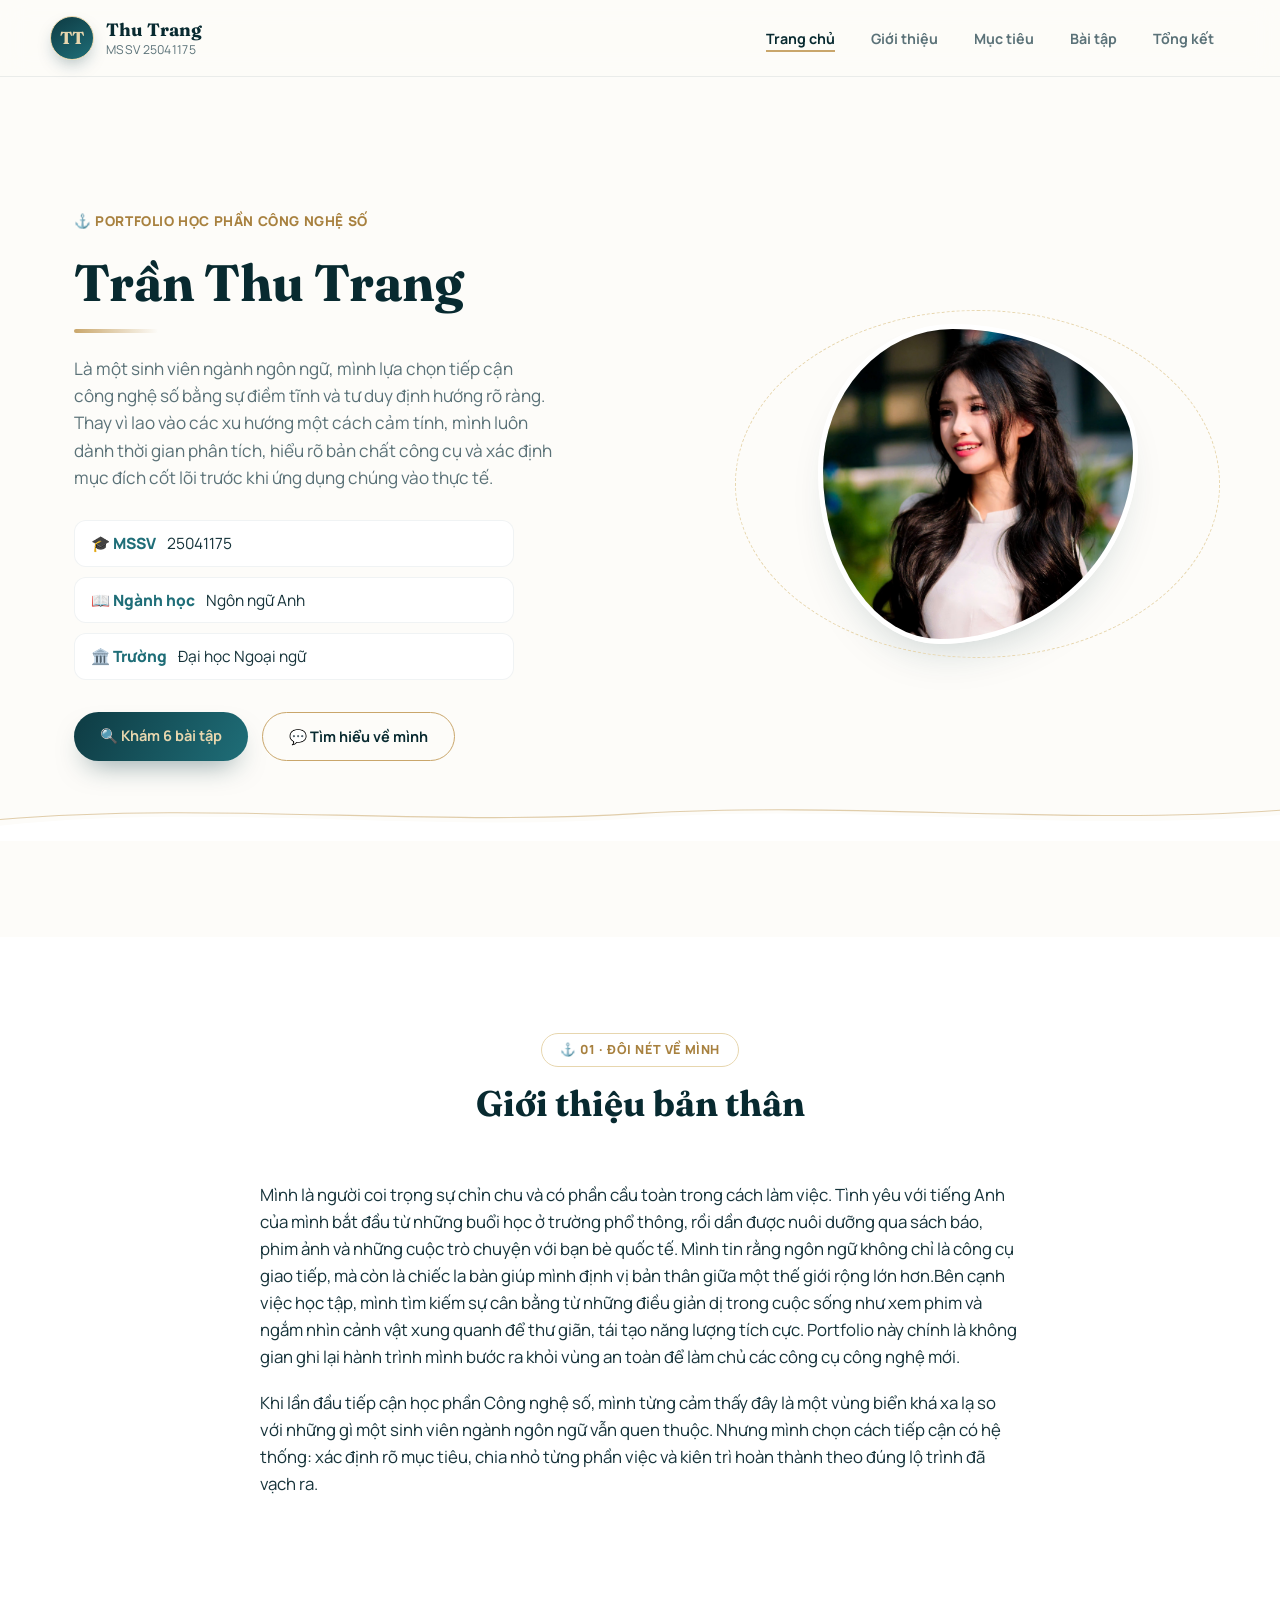
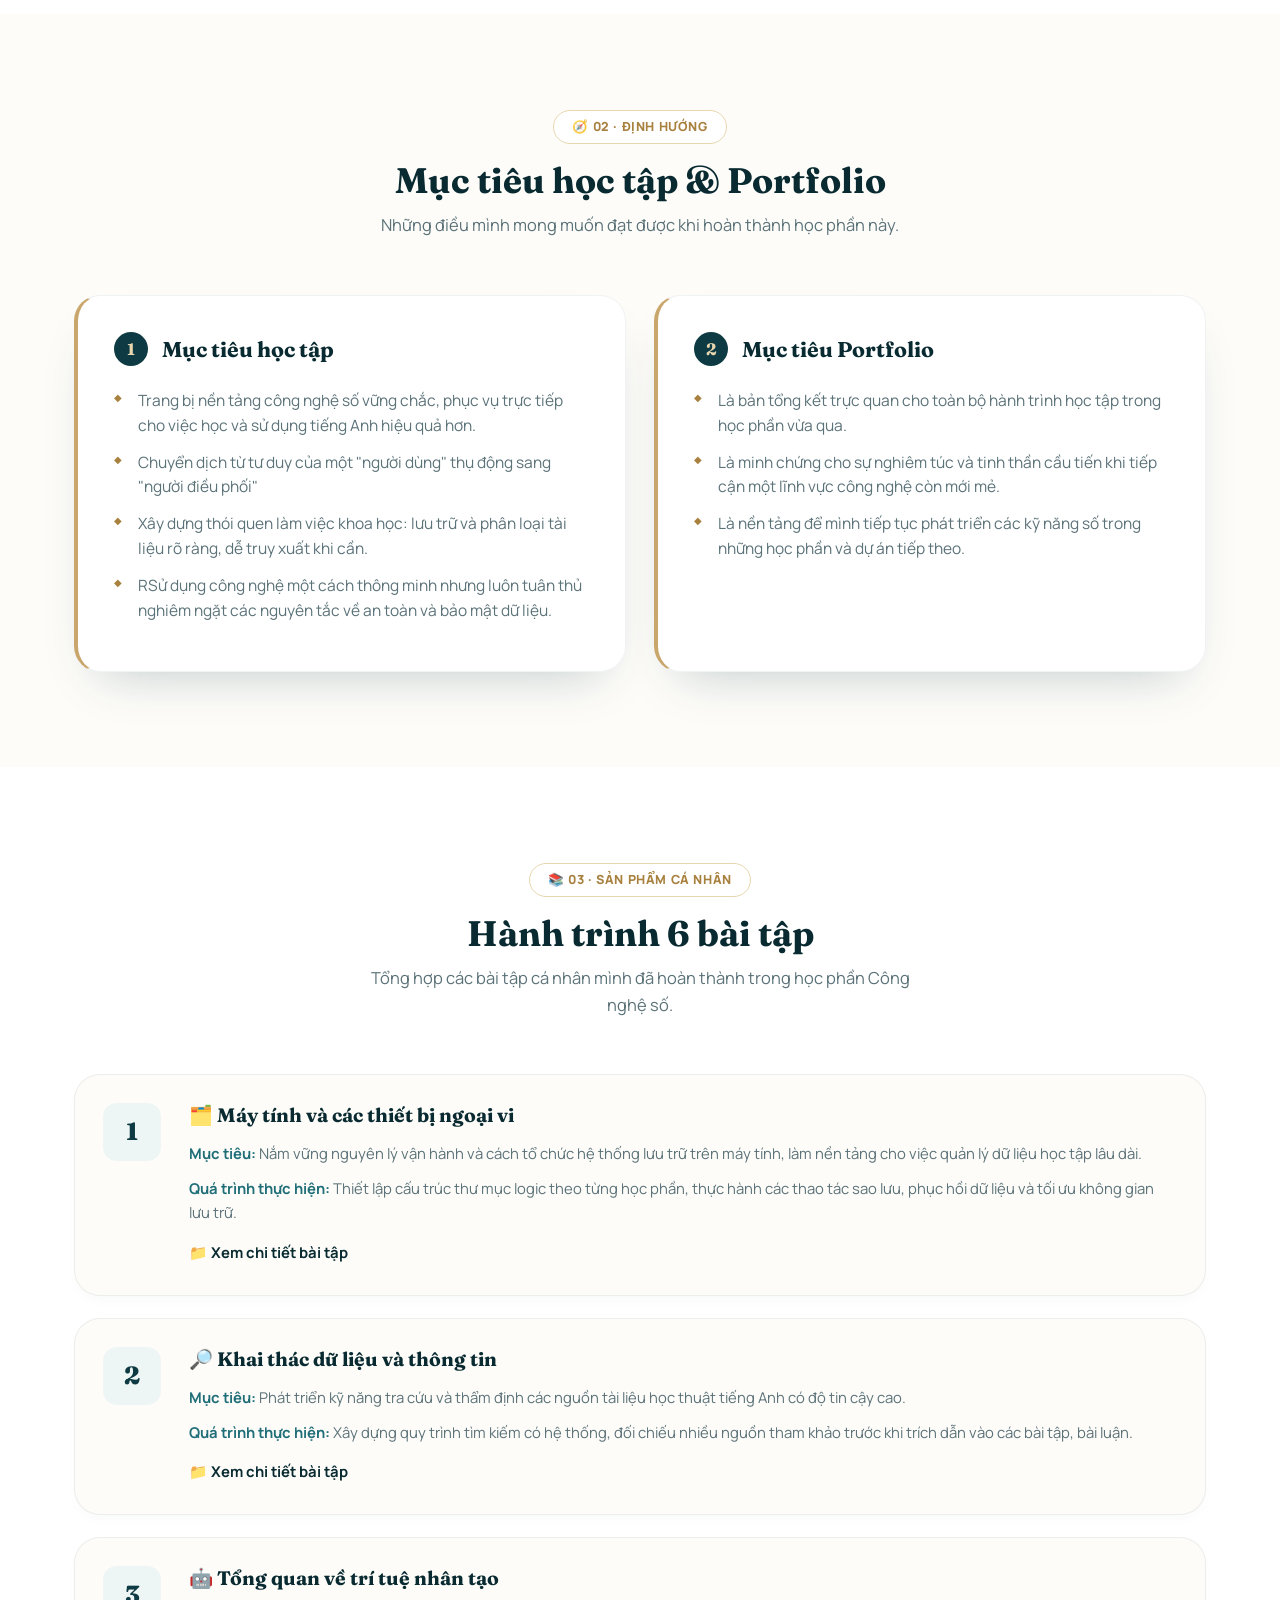
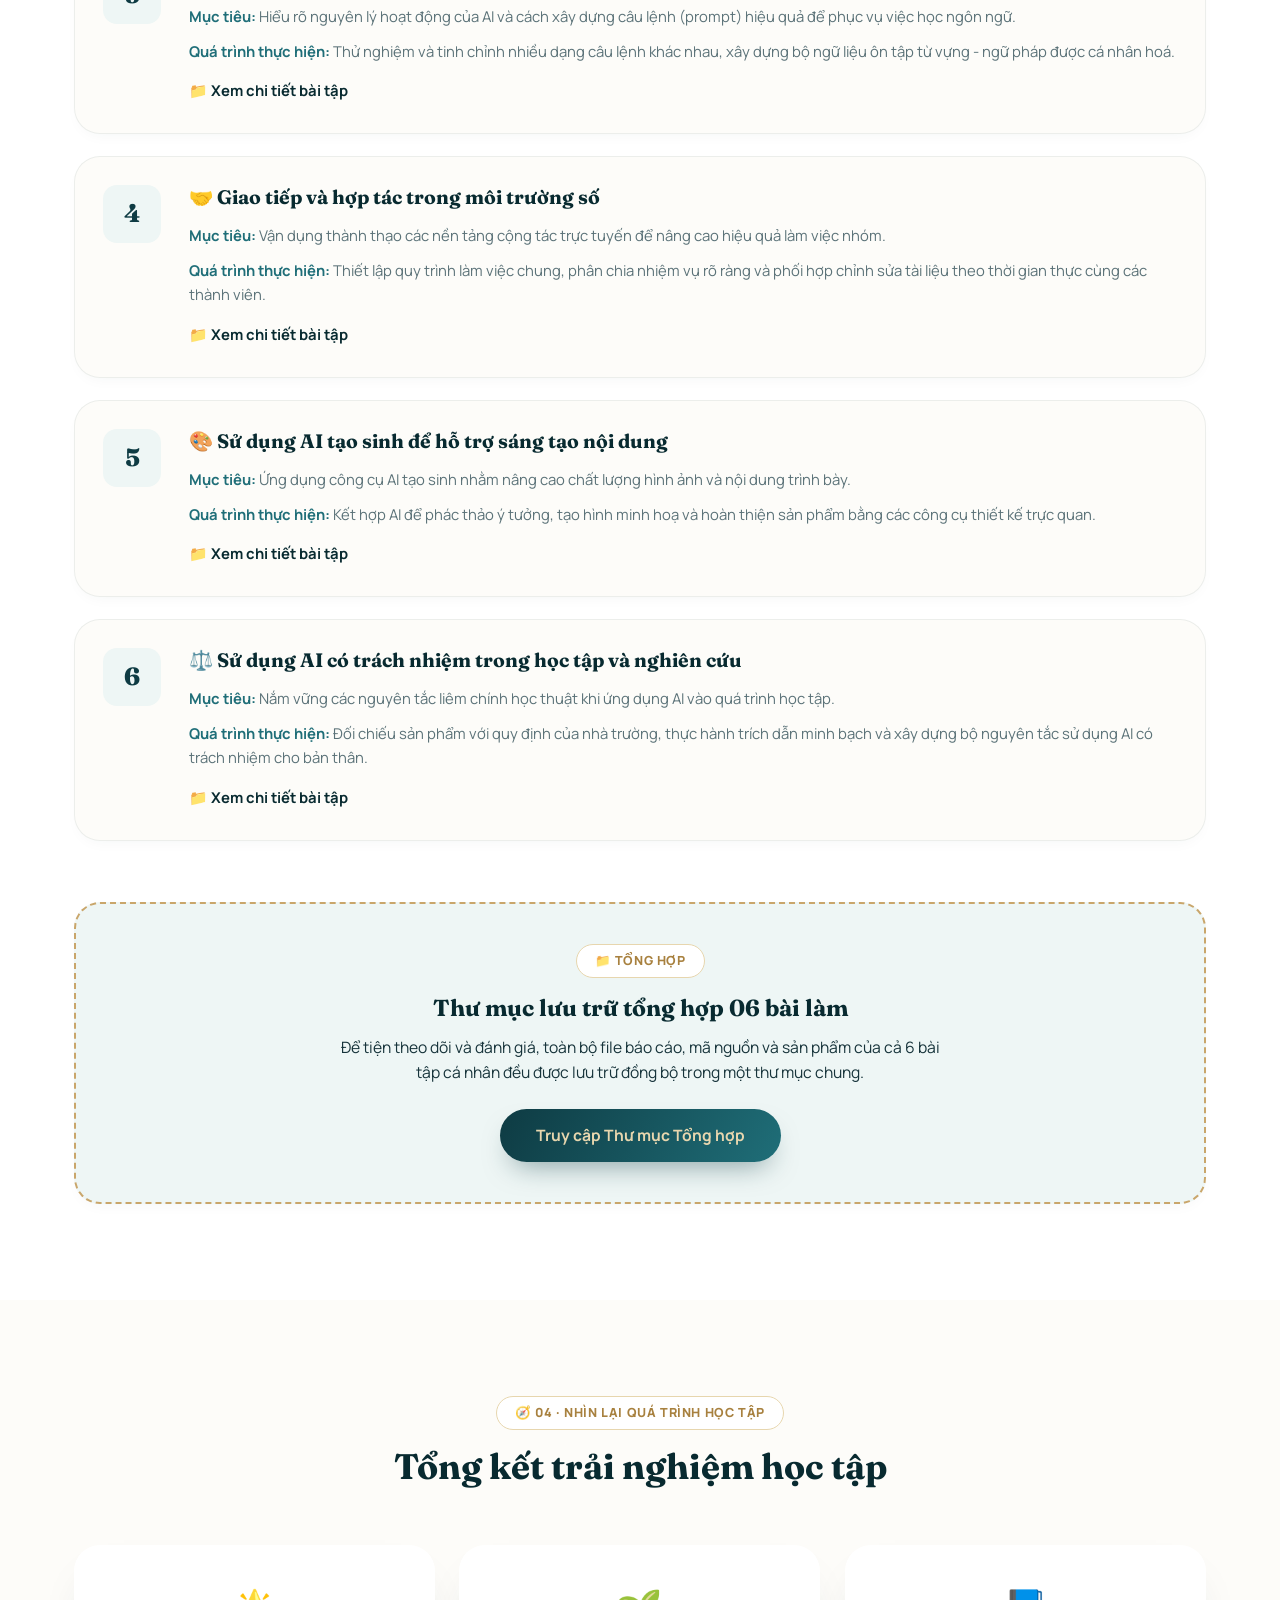
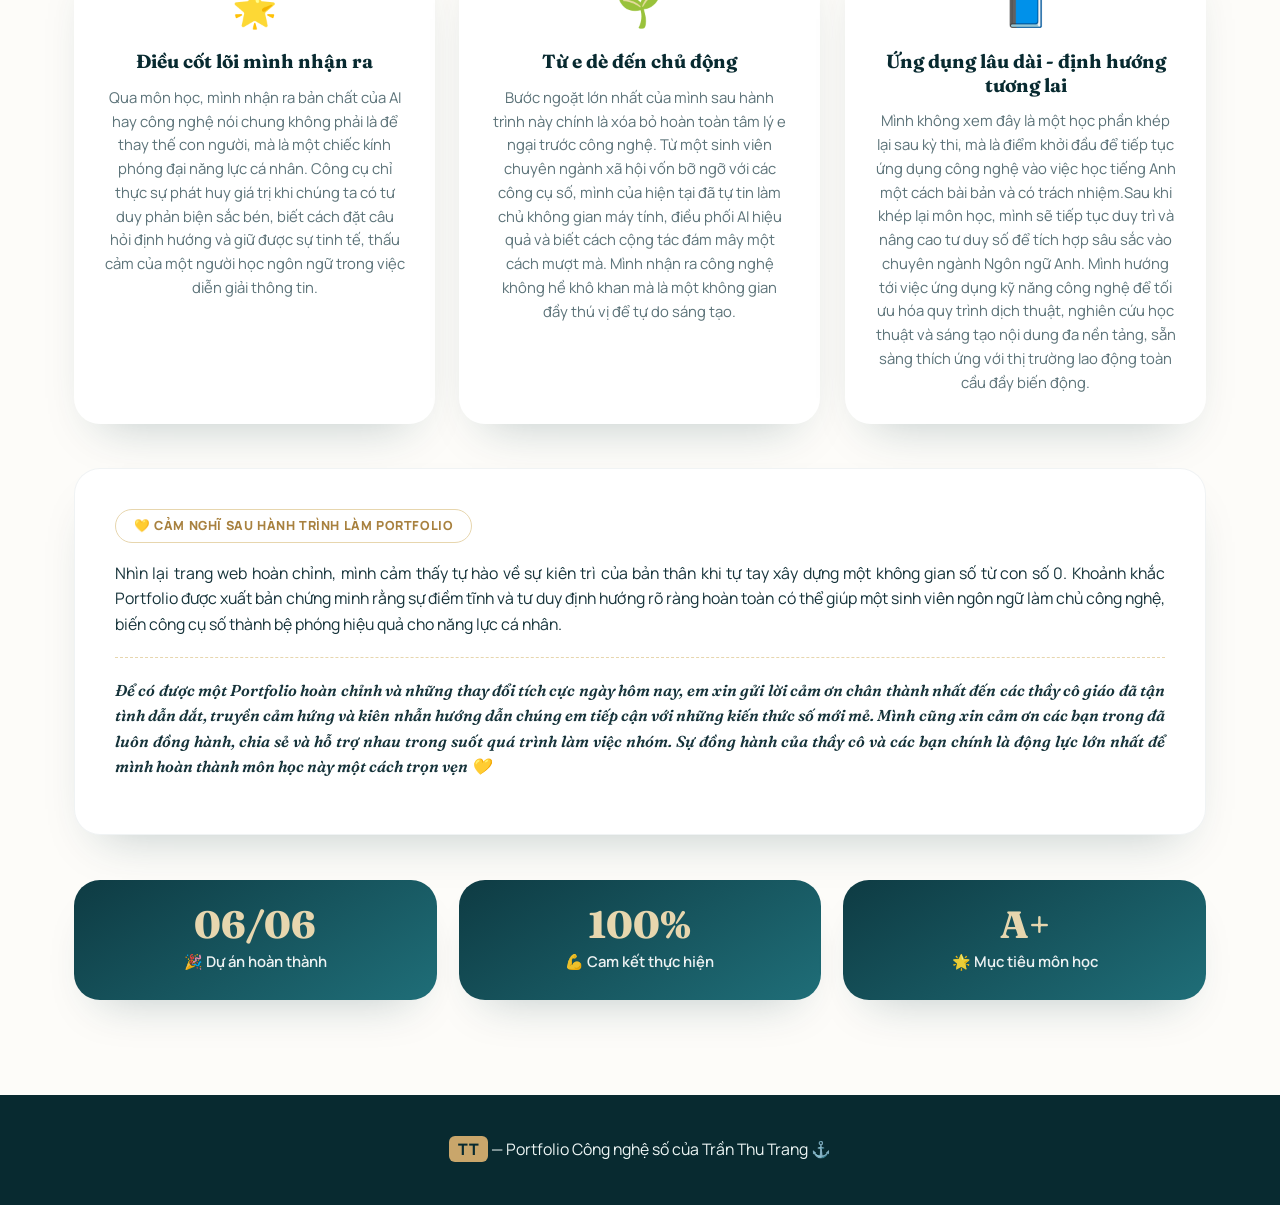
<file: index.html>
<!DOCTYPE html>
<html lang="vi">
<head>
<meta charset="UTF-8">
<meta name="viewport" content="width=device-width, initial-scale=1.0">
<title>Trần Thu Trang — Portfolio Công nghệ số</title>
<link rel="preconnect" href="https://fonts.googleapis.com">
<link rel="preconnect" href="https://fonts.gstatic.com" crossorigin>
<link href="https://fonts.googleapis.com/css2?family=Fraunces:opsz,wght@9..144,500;9..144,600;9..144,700;9..144,800&family=Manrope:wght@400;500;600;700;800&display=swap" rel="stylesheet">
<style>
  :root{
    --navy: #0E3B43;
    --navy-deep: #082A30;
    --teal: #1F6E78;
    --mist: #EEF6F5;
    --mist-deep: #DCEEEC;
    --gold: #C9A66B;
    --gold-soft: #E7D6AE;
    --gold-deep: #A8813F;
    --ink: #16333A;
    --ink-soft: #5B7278;
    --paper: #FDFCF9;
    --white: #FFFFFF;
    --shadow-soft: 0 24px 48px -26px rgba(14,59,67,0.28);
    --radius-lg: 26px;
    --radius-sm: 16px;
  }
  *{ box-sizing: border-box; margin: 0; padding: 0; }
  html{ scroll-behavior: smooth; font-size: 16.5px; }
  @media (prefers-reduced-motion: reduce){
    html{ scroll-behavior: auto; }
    *{ animation-duration: 0.01ms !important; animation-iteration-count: 1 !important; transition-duration: 0.01ms !important; }
  }
  body{
    font-family: 'Manrope', sans-serif; color: var(--ink);
    background: var(--paper); line-height: 1.6; overflow-x: hidden; position: relative;
  }
  .wrap{ max-width: 1180px; margin: 0 auto; padding: 0 24px; }
  h1, h2, h3, h4{ font-family: 'Fraunces', serif; font-weight: 700; color: var(--navy-deep); line-height: 1.25; }
  a{ color: inherit; }

  /* ===== subtle floating sparkles (tinh giản, chuyên nghiệp hơn bong bóng) ===== */
  .bubbles{ position: fixed; top: 0; left: 0; width: 100%; height: 100%; z-index: -1; pointer-events: none; overflow: hidden; }
  .bubble{ position: absolute; bottom: -60px; font-size: 1.15rem; opacity: 0.5; animation: floatUp linear infinite; filter: drop-shadow(0 4px 8px rgba(14,59,67,0.12)); }
  .bubble:nth-child(1){ left: 8%; animation-duration: 22s; animation-delay: 0s; }
  .bubble:nth-child(2){ left: 22%; animation-duration: 26s; animation-delay: 3s; font-size: 0.9rem; }
  .bubble:nth-child(3){ left: 38%; animation-duration: 20s; animation-delay: 6s; }
  .bubble:nth-child(4){ left: 58%; animation-duration: 28s; animation-delay: 2s; font-size: 1rem; }
  .bubble:nth-child(5){ left: 74%; animation-duration: 24s; animation-delay: 8s; }
  .bubble:nth-child(6){ left: 90%; animation-duration: 21s; animation-delay: 5s; font-size: 0.95rem; }
  @keyframes floatUp{
    0%{ transform: translateY(0) translateX(0); opacity: 0; }
    12%{ opacity: 0.55; }
    88%{ opacity: 0.4; }
    100%{ transform: translateY(-108vh) translateX(18px); opacity: 0; }
  }

  /* ===== nav ===== */
  .site-nav{
    position: sticky; top: 0; z-index: 1000; background: rgba(253,252,249,0.86); backdrop-filter: blur(14px);
    border-bottom: 1px solid rgba(14,59,67,0.08);
  }
  .nav-inner{ display: flex; justify-content: space-between; align-items: center; padding: 16px 0; }
  .brand{ display: flex; align-items: center; gap: 12px; }
  .seal{
    background: linear-gradient(150deg, var(--navy), var(--teal)); color: var(--gold-soft);
    width: 44px; height: 44px; display: flex; align-items: center; justify-content: center;
    border-radius: 50%; font-family: 'Fraunces', serif; font-weight: 700; font-size: 1.05rem;
    box-shadow: 0 8px 18px -6px rgba(14,59,67,0.4); border: 1px solid var(--gold-soft);
  }
  .brand-text{ display: flex; flex-direction: column; line-height: 1.25; }
  .brand-name{ font-family: 'Fraunces', serif; font-weight: 700; font-size: 1.08rem; color: var(--navy-deep); }
  .brand-id{ font-size: 0.74rem; color: var(--ink-soft); letter-spacing: 0.3px; }
  .nav-links{ display: flex; list-style: none; gap: 4px; }
  .nav-link{
    text-decoration: none; color: var(--ink-soft); padding: 9px 16px; border-radius: 999px;
    font-weight: 700; font-size: 0.86rem; position: relative; transition: color 0.3s ease;
  }
  .nav-link::after{
    content: ""; position: absolute; left: 16px; right: 16px; bottom: 5px; height: 2px;
    background: var(--gold); transform: scaleX(0); transform-origin: left; transition: transform 0.35s cubic-bezier(.3,1.2,.5,1);
  }
  .nav-link:hover, .nav-link.active{ color: var(--navy-deep); }
  .nav-link:hover::after, .nav-link.active::after{ transform: scaleX(1); }

  section{ padding: 96px 0; position: relative; }

  .section-head{ text-align: center; margin-bottom: 56px; }
  .tag{
    display: inline-flex; align-items: center; gap: 6px; background: var(--white); color: var(--gold-deep);
    padding: 6px 18px; border-radius: 999px; font-weight: 800; font-size: 0.76rem; letter-spacing: 0.6px;
    text-transform: uppercase; margin-bottom: 14px; box-shadow: var(--shadow-soft); border: 1px solid var(--gold-soft);
  }
  .section-head h2{ font-size: 2.15rem; margin-bottom: 10px; }
  .section-head p{ color: var(--ink-soft); max-width: 540px; margin: 0 auto; }

  /* ===== hero ===== */
  .hero{ display: grid; grid-template-columns: 1.15fr 0.85fr; gap: 56px; align-items: center; padding-top: 34px; }
  .hero-eyebrow{
    display: inline-flex; align-items: center; gap: 8px; color: var(--gold-deep); font-weight: 800;
    font-size: 0.82rem; letter-spacing: 0.6px; text-transform: uppercase; margin-bottom: 18px;
  }
  .hero h1{ font-size: 3.1rem; margin-bottom: 6px; color: var(--navy-deep); }
  .hero h1 .underline{
    display: block; width: 84px; height: 4px; background: linear-gradient(90deg, var(--gold), transparent);
    border-radius: 4px; margin: 14px 0 22px;
  }
  .hero .sub{ font-size: 1.04rem; color: var(--ink-soft); margin-bottom: 28px; max-width: 480px; }
  .info-list{ list-style: none; margin-bottom: 32px; display: flex; flex-direction: column; gap: 10px; }
  .info-list li{
    font-size: 0.94rem; background: var(--white); padding: 10px 16px; border-radius: 12px;
    box-shadow: var(--shadow-soft); border: 1px solid rgba(14,59,67,0.06); max-width: 440px;
  }
  .info-list .k{ font-weight: 800; color: var(--teal); margin-right: 8px; }
  .hero-cta{ display: flex; gap: 14px; flex-wrap: wrap; }
  .btn{
    display: inline-block; text-decoration: none; padding: 12px 26px; border-radius: 999px;
    font-weight: 700; font-size: 0.88rem; transition: all 0.35s cubic-bezier(.3,1.2,.5,1);
  }
  .btn-primary{ background: linear-gradient(120deg, var(--navy), var(--teal)); color: var(--gold-soft); box-shadow: 0 14px 28px -12px rgba(14,59,67,0.5); }
  .btn-primary:hover{ transform: translateY(-4px) scale(1.02); box-shadow: 0 18px 32px -12px rgba(14,59,67,0.55); }
  .btn-ghost{ background: transparent; color: var(--navy-deep); border: 1.5px solid var(--gold); }
  .btn-ghost:hover{ background: var(--mist); transform: translateY(-4px); }

  .hero-frame{ display: flex; justify-content: center; position: relative; }
  .frame-img{
    width: 100%; max-width: 320px; aspect-ratio: 1/1; object-fit: cover;
    border-radius: 42% 58% 62% 38% / 46% 40% 60% 54%;
    box-shadow: var(--shadow-soft); border: 5px solid var(--white);
    transition: border-radius 0.6s cubic-bezier(.3,1.1,.4,1), transform 0.5s cubic-bezier(.3,1.1,.4,1);
  }
  .hero-frame:hover .frame-img{
    border-radius: 58% 42% 40% 60% / 54% 60% 40% 46%;
    transform: translateY(-4px);
  }
  .frame-ring{
    position: absolute; inset: -14px; border-radius: 50%; border: 1.5px dashed var(--gold-soft);
  }

  .wave-divider{ position: relative; height: 46px; margin-top: 34px; }
  .wave-divider svg{ position: absolute; bottom: 0; width: 100%; height: 46px; }

  /* ===== gioi thieu ===== */
  #gioi-thieu{ background: var(--white); }
  .intro-text{ max-width: 760px; margin: 0 auto; }
  .intro-text p{ font-size: 1.02rem; color: var(--ink); margin-bottom: 20px; }
  .pull-quote{
    background: var(--mist); border-left: 4px solid var(--gold); padding: 20px 24px; margin: 30px 0;
    border-radius: 0 18px 18px 0; font-family: 'Fraunces', serif; font-size: 1.15rem; font-style: italic;
    color: var(--navy-deep); box-shadow: var(--shadow-soft);
  }

  /* ===== muc tieu ===== */
  .goal-grid{ display: grid; grid-template-columns: 1fr 1fr; gap: 28px; }
  .goal-card{
    background: var(--white); padding: 36px; border-radius: var(--radius-lg); box-shadow: var(--shadow-soft);
    border: 1px solid rgba(14,59,67,0.06); border-left: 4px solid var(--gold);
    transition: all 0.4s cubic-bezier(.2,.9,.3,1.3);
  }
  .goal-card:hover{ transform: translateY(-8px); box-shadow: 0 30px 50px -22px rgba(14,59,67,0.28); }
  .goal-card h3{ display: flex; align-items: center; gap: 14px; font-size: 1.3rem; margin-bottom: 22px; color: var(--navy-deep); }
  .goal-card .num{
    background: var(--navy); color: var(--gold-soft); width: 34px; height: 34px; border-radius: 50%;
    display: flex; align-items: center; justify-content: center; font-size: 1rem; font-family: 'Fraunces', serif;
  }
  .goal-card ul{ list-style: none; }
  .goal-card ul li{ position: relative; padding-left: 24px; margin-bottom: 12px; color: var(--ink-soft); font-size: 0.94rem; line-height: 1.6; }
  .goal-card ul li::before{ content: "◆"; position: absolute; left: 0; top: 2px; font-size: 0.6rem; color: var(--gold-deep); }

  /* ===== bai tap ===== */
  #bai-tap{ background: var(--white); }
  .work-list{ display: flex; flex-direction: column; gap: 22px; }
  .work-item{
    display: grid; grid-template-columns: 62px 1fr; gap: 24px; background: var(--paper);
    padding: 28px; border-radius: var(--radius-lg); border: 1px solid rgba(14,59,67,0.07);
    box-shadow: 0 6px 18px -10px rgba(14,59,67,0.08); transition: all 0.35s cubic-bezier(.25,.8,.25,1);
  }
  .work-item:hover{ transform: translateX(8px); background: var(--white); border-color: var(--gold); box-shadow: var(--shadow-soft); }
  .work-item .num{
    background: var(--mist); color: var(--navy); font-size: 1.5rem; font-weight: 800; width: 58px; height: 58px;
    display: flex; align-items: center; justify-content: center; border-radius: 14px;
    font-family: 'Fraunces', serif; transition: all 0.3s ease;
  }
  .work-item:hover .num{ background: linear-gradient(150deg, var(--navy), var(--teal)); color: var(--gold-soft); }
  .work-item h3{ font-size: 1.18rem; margin-bottom: 14px; color: var(--navy-deep); }
  .work-fields{ display: flex; flex-direction: column; gap: 10px; margin-bottom: 14px; }
  .work-fields .row{ font-size: 0.9rem; color: var(--ink-soft); line-height: 1.65; }
  .work-fields b{ color: var(--teal); }
  .work-link{
    display: inline-block; color: var(--navy-deep); text-decoration: none; font-weight: 700; font-size: 0.9rem;
    position: relative; padding-bottom: 2px;
  }
  .work-link::after{ content: ""; position: absolute; bottom: 0; left: 0; width: 0; height: 2px; background: var(--gold); transition: width 0.3s ease; }
  .work-link:hover::after{ width: 100%; }

  /* ===== tong ket ===== */
  .reflect-grid{ display: grid; grid-template-columns: repeat(3, 1fr); gap: 24px; margin-bottom: 44px; }
  .reflect-card{
    background: var(--white); padding: 30px; border-radius: var(--radius-lg); box-shadow: var(--shadow-soft);
    text-align: center; border-top: 3px solid transparent; transition: all 0.35s ease;
  }
  .reflect-card:hover{ transform: translateY(-6px); border-top-color: var(--gold); }
  .reflect-card .ic{ font-size: 2.2rem; margin-bottom: 14px; display: inline-block; transition: transform 0.3s ease; }
  .reflect-card:hover .ic{ transform: scale(1.15) rotate(-6deg); }
  .reflect-card h3{ font-size: 1.15rem; margin-bottom: 12px; color: var(--navy-deep); }
  .reflect-card p{ font-size: 0.9rem; color: var(--ink-soft); }

  .feelings{
    background: var(--white); border-radius: var(--radius-lg); padding: 40px; box-shadow: var(--shadow-soft);
    margin-bottom: 44px; border: 1px solid rgba(14,59,67,0.06);
  }
  .feelings .tag{ margin-bottom: 18px; }
  .feelings p{ margin-bottom: 15px; text-align: justify; color: var(--ink); font-size: 0.96rem; }
  .thanks{
    font-family: 'Fraunces', serif; font-style: italic; color: var(--navy-deep); font-weight: 600;
    border-top: 1px dashed var(--gold-soft); padding-top: 20px; margin-top: 20px; font-size: 1rem;
  }

  .stat-row{ display: grid; grid-template-columns: repeat(3, 1fr); gap: 22px; text-align: center; }
  .stat{
    background: linear-gradient(150deg, var(--navy), var(--teal)); color: var(--white); padding: 26px;
    border-radius: var(--radius-lg); box-shadow: var(--shadow-soft); transition: transform 0.35s cubic-bezier(.3,1.2,.5,1);
  }
  .stat:hover{ transform: translateY(-5px); }
  .stat .num{ font-family: 'Fraunces', serif; font-size: 2.3rem; font-weight: 800; line-height: 1; margin-bottom: 6px; color: var(--gold-soft); }
  .stat .label{ font-weight: 600; font-size: 0.9rem; opacity: 0.92; }

  footer{ background: var(--navy-deep); color: var(--mist); text-align: center; padding: 42px 20px; font-size: 0.96rem; }
  .seal-mini{ background: var(--gold); color: var(--navy-deep); padding: 2px 9px; border-radius: 6px; font-weight: 800; }

  .reveal{ opacity: 0; transform: translateY(28px) scale(0.98); transition: all 0.75s cubic-bezier(.25,1,.5,1); will-change: transform, opacity; }
  .reveal.in-view{ opacity: 1; transform: translateY(0) scale(1); }

  @media (max-width: 992px){
    .hero{ grid-template-columns: 1fr; gap: 30px; text-align: center; }
    .hero-cta{ justify-content: center; }
    .hero .sub{ margin-left: auto; margin-right: auto; }
    .hero-frame{ order: -1; }
    .hero h1 .underline{ margin-left: auto; margin-right: auto; }
    .info-list li{ margin: 0 auto; }
    .goal-grid{ grid-template-columns: 1fr; }
    .reflect-grid{ grid-template-columns: 1fr; }
    .stat-row{ grid-template-columns: 1fr; }
    .nav-links{ display: none; }
  }
</style>
</head>
<body>

<div class="bubbles" aria-hidden="true">
  <span class="bubble">⚓</span><span class="bubble">✦</span><span class="bubble">🧭</span>
  <span class="bubble">✦</span><span class="bubble">⛵</span><span class="bubble">✦</span>
</div>

<header class="site-nav">
  <div class="wrap nav-inner">
    <div class="brand">
      <div class="seal">TT</div>
      <div class="brand-text">
        <span class="brand-name">Thu Trang</span>
        <span class="brand-id">MSSV 25041175</span>
      </div>
    </div>
    <ul class="nav-links">
      <li><a href="#trang-chu" class="nav-link active">Trang chủ</a></li>
      <li><a href="#gioi-thieu" class="nav-link">Giới thiệu</a></li>
      <li><a href="#muc-tieu" class="nav-link">Mục tiêu</a></li>
      <li><a href="#bai-tap" class="nav-link">Bài tập</a></li>
      <li><a href="#tong-ket" class="nav-link">Tổng kết</a></li>
    </ul>
  </div>
</header>

<section id="trang-chu">
  <div class="wrap hero">
    <div class="reveal">
      <span class="hero-eyebrow">⚓ Portfolio học phần Công nghệ số</span>
      <h1>Trần Thu Trang<span class="underline"></span></h1>
      <p class="sub">Là một sinh viên ngành ngôn ngữ, mình lựa chọn tiếp cận công nghệ số bằng sự điềm tĩnh và tư duy định hướng rõ ràng. Thay vì lao vào các xu hướng một cách cảm tính, mình luôn dành thời gian phân tích, hiểu rõ bản chất công cụ và xác định mục đích cốt lõi trước khi ứng dụng chúng vào thực tế.</p>
      <ul class="info-list">
        <li><span class="k">🎓 MSSV</span> 25041175</li>
        <li><span class="k">📖 Ngành học</span> Ngôn ngữ Anh</li>
        <li><span class="k">🏛️ Trường</span> Đại học Ngoại ngữ</li>
      </ul>
      <div class="hero-cta">
        <a href="#bai-tap" class="btn btn-primary">🔍 Khám  6 bài tập</a>
        <a href="#gioi-thieu" class="btn btn-ghost">💬 Tìm hiểu về mình</a>
      </div>
    </div>
    <div class="hero-frame reveal">
      <div class="frame-ring"></div>
      <img class="frame-img" src="thutrang.jpg" alt="Ảnh cá nhân của Thu Trang"
           onerror="this.style.display='none'; this.parentElement.innerHTML+='<div style=\'width:100%;max-width:320px;aspect-ratio:1/1;border-radius:42% 58% 62% 38% / 46% 40% 60% 54%;background:linear-gradient(150deg,#0E3B43,#1F6E78);display:flex;align-items:center;justify-content:center;font-family:Fraunces,serif;font-size:3rem;color:#E7D6AE;box-shadow:0 24px 48px -26px rgba(14,59,67,0.28);\'>TT</div>';">
    </div>
  </div>
  <div class="wave-divider" aria-hidden="true">
    <svg viewBox="0 0 1440 60" preserveAspectRatio="none">
      <path d="M0,40 C240,10 480,50 720,30 C960,10 1200,50 1440,26 L1440,60 L0,60 Z" fill="var(--white)"></path>
      <path d="M0,32 C240,8 480,42 720,24 C960,8 1200,40 1440,20" fill="none" stroke="#C9A66B" stroke-width="1.4" opacity="0.55"></path>
    </svg>
  </div>
</section>

<section id="gioi-thieu">
  <div class="wrap">
    <div class="section-head reveal">
      <span class="tag">⚓ 01 · Đôi nét về mình</span>
      <h2>Giới thiệu bản thân</h2>
    </div>
    <div class="intro-text reveal">
      <p>Mình là người coi trọng sự chỉn chu và có phần cầu toàn trong cách làm việc. Tình yêu với tiếng Anh của mình bắt đầu từ những buổi học ở trường phổ thông, rồi dần được nuôi dưỡng qua sách báo, phim ảnh và những cuộc trò chuyện với bạn bè quốc tế. Mình tin rằng ngôn ngữ không chỉ là công cụ giao tiếp, mà còn là chiếc la bàn giúp mình định vị bản thân giữa một thế giới rộng lớn hơn.Bên cạnh việc học tập, mình tìm kiếm sự cân bằng từ những điều giản dị trong cuộc sống như xem phim và ngắm nhìn cảnh vật xung quanh để thư giãn, tái tạo năng lượng tích cực. Portfolio này chính là không gian ghi lại hành trình mình bước ra khỏi vùng an toàn để làm chủ các công cụ công nghệ mới.</p>
      <p>Khi lần đầu tiếp cận học phần Công nghệ số, mình từng cảm thấy đây là một vùng biển khá xa lạ so với những gì một sinh viên ngành ngôn ngữ vẫn quen thuộc. Nhưng mình chọn cách tiếp cận có hệ thống: xác định rõ mục tiêu, chia nhỏ từng phần việc và kiên trì hoàn thành theo đúng lộ trình đã vạch ra.</p>
    </div>
  </div>
</section>

<section id="muc-tieu">
  <div class="wrap">
    <div class="section-head reveal">
      <span class="tag">🧭 02 · Định hướng</span>
      <h2>Mục tiêu học tập &amp; Portfolio</h2>
      <p>Những điều mình mong muốn đạt được khi hoàn thành học phần này.</p>
    </div>
    <div class="goal-grid">
      <div class="goal-card reveal">
        <h3><span class="num">1</span> Mục tiêu học tập</h3>
        <ul>
          <li>Trang bị nền tảng công nghệ số vững chắc, phục vụ trực tiếp cho việc học và sử dụng tiếng Anh hiệu quả hơn.</li>
          <li>Chuyển dịch từ tư duy của một "người dùng" thụ động sang "người điều phối"</li>
          <li>Xây dựng thói quen làm việc khoa học: lưu trữ và phân loại tài liệu rõ ràng, dễ truy xuất khi cần.</li>
          <li>RSử dụng công nghệ một cách thông minh nhưng luôn tuân thủ nghiêm ngặt các nguyên tắc về an toàn và bảo mật dữ liệu.</li>
        </ul>
      </div>
      <div class="goal-card reveal">
        <h3><span class="num">2</span> Mục tiêu Portfolio</h3>
        <ul>
          <li>Là bản tổng kết trực quan cho toàn bộ hành trình học tập trong học phần vừa qua.</li>
          <li>Là minh chứng cho sự nghiêm túc và tinh thần cầu tiến khi tiếp cận một lĩnh vực công nghệ còn mới mẻ.</li>
          <li>Là nền tảng để mình tiếp tục phát triển các kỹ năng số trong những học phần và dự án tiếp theo.</li>
        </ul>
      </div>
    </div>
  </div>
</section>

<section id="bai-tap">
  <div class="wrap">
    <div class="section-head reveal">
      <span class="tag">📚 03 · Sản phẩm cá nhân</span>
      <h2>Hành trình 6 bài tập</h2>
      <p>Tổng hợp các bài tập cá nhân mình đã hoàn thành trong học phần Công nghệ số.</p>
    </div>
    <div class="work-list">
      <div class="work-item reveal">
        <div class="num">1</div>
        <div>
          <h3>🗂️ Máy tính và các thiết bị ngoại vi</h3>
          <div class="work-fields">
            <div class="row"><b>Mục tiêu:</b> Nắm vững nguyên lý vận hành và cách tổ chức hệ thống lưu trữ trên máy tính, làm nền tảng cho việc quản lý dữ liệu học tập lâu dài.</div>
            <div class="row"><b>Quá trình thực hiện:</b> Thiết lập cấu trúc thư mục logic theo từng học phần, thực hành các thao tác sao lưu, phục hồi dữ liệu và tối ưu không gian lưu trữ.</div>
          </div>
          <a href="https://docs.google.com/document/d/15U2rRo1I0O4cc5NUawBUjsjhXwRrSxgx/edit?usp=drive_link&ouid=100698810264392713077&rtpof=true&sd=true" class="work-link" target="_blank" rel="noopener">📁 Xem chi tiết bài tập</a>
        </div>
      </div>
      <div class="work-item reveal">
        <div class="num">2</div>
        <div>
          <h3>🔎 Khai thác dữ liệu và thông tin</h3>
          <div class="work-fields">
            <div class="row"><b>Mục tiêu:</b> Phát triển kỹ năng tra cứu và thẩm định các nguồn tài liệu học thuật tiếng Anh có độ tin cậy cao.</div>
            <div class="row"><b>Quá trình thực hiện:</b> Xây dựng quy trình tìm kiếm có hệ thống, đối chiếu nhiều nguồn tham khảo trước khi trích dẫn vào các bài tập, bài luận.</div>
          </div>
          <a href="https://docs.google.com/document/d/1q0qfFCHSK52pgMMNpkyXs7HAPXh3q0yg/edit?usp=drive_link&ouid=100698810264392713077&rtpof=true&sd=true" class="work-link" target="_blank" rel="noopener">📁 Xem chi tiết bài tập</a>
        </div>
      </div>
      <div class="work-item reveal">
        <div class="num">3</div>
        <div>
          <h3>🤖 Tổng quan về trí tuệ nhân tạo</h3>
          <div class="work-fields">
            <div class="row"><b>Mục tiêu:</b> Hiểu rõ nguyên lý hoạt động của AI và cách xây dựng câu lệnh (prompt) hiệu quả để phục vụ việc học ngôn ngữ.</div>
            <div class="row"><b>Quá trình thực hiện:</b> Thử nghiệm và tinh chỉnh nhiều dạng câu lệnh khác nhau, xây dựng bộ ngữ liệu ôn tập từ vựng - ngữ pháp được cá nhân hoá.</div>
          </div>
          <a href="https://docs.google.com/document/d/14yD0ey8-ZwdOQNEU8N3MK0k8fn7EVO5u/edit?usp=drive_link&ouid=100698810264392713077&rtpof=true&sd=true" class="work-link" target="_blank" rel="noopener">📁 Xem chi tiết bài tập</a>
        </div>
      </div>
      <div class="work-item reveal">
        <div class="num">4</div>
        <div>
          <h3>🤝 Giao tiếp và hợp tác trong môi trường số</h3>
          <div class="work-fields">
            <div class="row"><b>Mục tiêu:</b> Vận dụng thành thạo các nền tảng cộng tác trực tuyến để nâng cao hiệu quả làm việc nhóm.</div>
            <div class="row"><b>Quá trình thực hiện:</b> Thiết lập quy trình làm việc chung, phân chia nhiệm vụ rõ ràng và phối hợp chỉnh sửa tài liệu theo thời gian thực cùng các thành viên.</div>
          </div>
          <a href="https://docs.google.com/document/d/1PmN22Hj-xyXh3-CEljN5K-0d13CRwqFE/edit?usp=drive_link&ouid=100698810264392713077&rtpof=true&sd=true" class="work-link" target="_blank" rel="noopener">📁 Xem chi tiết bài tập</a>
        </div>
      </div>
      <div class="work-item reveal">
        <div class="num">5</div>
        <div>
          <h3>🎨 Sử dụng AI tạo sinh để hỗ trợ sáng tạo nội dung</h3>
          <div class="work-fields">
            <div class="row"><b>Mục tiêu:</b> Ứng dụng công cụ AI tạo sinh nhằm nâng cao chất lượng hình ảnh và nội dung trình bày.</div>
            <div class="row"><b>Quá trình thực hiện:</b> Kết hợp AI để phác thảo ý tưởng, tạo hình minh hoạ và hoàn thiện sản phẩm bằng các công cụ thiết kế trực quan.</div>
          </div>
          <a href="https://docs.google.com/document/d/1reqoiEkMT99xoEq76Dz5B7x6g3OgeOvL/edit?usp=drive_link&ouid=100698810264392713077&rtpof=true&sd=true" class="work-link" target="_blank" rel="noopener">📁 Xem chi tiết bài tập</a>
        </div>
      </div>
      
      <div class="work-item reveal">
        <div class="num">6</div>
        <div>
          <h3>⚖️ Sử dụng AI có trách nhiệm trong học tập và nghiên cứu</h3>
          <div class="work-fields">
            <div class="row"><b>Mục tiêu:</b> Nắm vững các nguyên tắc liêm chính học thuật khi ứng dụng AI vào quá trình học tập.</div>
            <div class="row"><b>Quá trình thực hiện:</b> Đối chiếu sản phẩm với quy định của nhà trường, thực hành trích dẫn minh bạch và xây dựng bộ nguyên tắc sử dụng AI có trách nhiệm cho bản thân.</div>
          </div>
          <a href="https://docs.google.com/document/d/19BOu_8BRq5-o_7VO3Vrs_3bSFs56tS9F/edit?usp=drive_link&ouid=100698810264392713077&rtpof=true&sd=true" class="work-link" target="_blank" rel="noopener">📁 Xem chi tiết bài tập</a>
        </div>
      </div>
<!-- Ô dẫn đến link tổng hợp 6 bài (Chỉ dùng các class sẵn có trong CSS) -->
    <div class="work-item reveal" style="grid-template-columns: 1fr; text-align: center; border: 2px dashed var(--gold); background: var(--mist); margin-top: 40px; padding: 40px 24px;">
      <div style="max-width: 600px; margin: 0 auto;">
        <span class="tag" style="margin-bottom: 16px;">📁 Tổng hợp</span>
        <h3 style="font-size: 1.4rem; margin-bottom: 12px;">Thư mục lưu trữ tổng hợp 06 bài làm</h3>
        <p class="sub" style="margin: 0 auto 24px; font-size: 0.95rem;">Để tiện theo dõi và đánh giá, toàn bộ file báo cáo, mã nguồn và sản phẩm của cả 6 bài tập cá nhân đều được lưu trữ đồng bộ trong một thư mục chung.</p>
        
        <!-- Thay link Drive tổng hợp của bạn vào ký tự # dưới đây -->
        <a href="https://drive.google.com/drive/folders/1rY7qlAZmTOTI_wCFW4WuZtZGipfSGddd?usp=drive_link" class="btn btn-primary" target="_blank" rel="noopener" style="padding: 14px 36px; font-size: 0.95rem;">
          Truy cập Thư mục Tổng hợp
        </a>
      </div>
    </div>
  </div>
</section>

<section id="tong-ket">
  <div class="wrap">
    <div class="section-head reveal">
        <span class="tag">🧭 04 · Nhìn lại quá trình học tập</span>
      <h2>Tổng kết trải nghiệm học tập</h2>
    </div>
    <div class="reflect-grid">
      <div class="reflect-card reveal">
        <div class="ic">🌟</div>
        <h3>Điều cốt lõi mình nhận ra</h3>
        <p>Qua môn học, mình nhận ra bản chất của AI hay công nghệ nói chung không phải là để thay thế con người, mà là một chiếc kính phóng đại năng lực cá nhân. Công cụ chỉ thực sự phát huy giá trị khi chúng ta có tư duy phản biện sắc bén, biết cách đặt câu hỏi định hướng và giữ được sự tinh tế, thấu cảm của một người học ngôn ngữ trong việc diễn giải thông tin.</p>
      </div>
      <div class="reflect-card reveal">
        <div class="ic">🌱</div>
        <h3>Từ e dè đến chủ động</h3>
        <p>Bước ngoặt lớn nhất của mình sau hành trình này chính là xóa bỏ hoàn toàn tâm lý e ngại trước công nghệ. Từ một sinh viên chuyên ngành xã hội vốn bỡ ngỡ với các công cụ số, mình của hiện tại đã tự tin làm chủ không gian máy tính, điều phối AI hiệu quả và biết cách cộng tác đám mây một cách mượt mà. Mình nhận ra công nghệ không hề khô khan mà là một không gian đầy thú vị để tự do sáng tạo.</p>
      </div>
      <div class="reflect-card reveal">
        <div class="ic">📘</div>
        <h3>Ứng dụng lâu dài - định hướng tương lai </h3>
        <p>Mình không xem đây là một học phần khép lại sau kỳ thi, mà là điểm khởi đầu để tiếp tục ứng dụng công nghệ vào việc học tiếng Anh một cách bài bản và có trách nhiệm.Sau khi khép lại môn học, mình sẽ tiếp tục duy trì và nâng cao tư duy số để tích hợp sâu sắc vào chuyên ngành Ngôn ngữ Anh. Mình hướng tới việc ứng dụng kỹ năng công nghệ để tối ưu hóa quy trình dịch thuật, nghiên cứu học thuật và sáng tạo nội dung đa nền tảng, sẵn sàng thích ứng với thị trường lao động toàn cầu đầy biến động.</p>
      </div>
    </div>

    <div class="feelings reveal">
      <span class="tag">💛 Cảm nghĩ sau hành trình làm Portfolio</span>
      <p>Nhìn lại trang web hoàn chỉnh, mình cảm thấy tự hào về sự kiên trì của bản thân khi tự tay xây dựng một không gian số từ con số 0. Khoảnh khắc Portfolio được xuất bản chứng minh rằng sự điềm tĩnh và tư duy định hướng rõ ràng hoàn toàn có thể giúp một sinh viên ngôn ngữ làm chủ công nghệ, biến công cụ số thành bệ phóng hiệu quả cho năng lực cá nhân.</p>
      <p class="thanks">Để có được một Portfolio hoàn chỉnh và những thay đổi tích cực ngày hôm nay, em xin gửi lời cảm ơn chân thành nhất đến các thầy cô giáo đã tận tình dẫn dắt, truyền cảm hứng và kiên nhẫn hướng dẫn chúng em tiếp cận với những kiến thức số mới mẻ. Mình cũng xin cảm ơn các bạn trong  đã luôn đồng hành, chia sẻ và hỗ trợ nhau trong suốt quá trình làm việc nhóm. Sự đồng hành của thầy cô và các bạn chính là động lực lớn nhất để mình hoàn thành môn học này một cách trọn vẹn 💛</p>
    </div>

    <div class="stat-row reveal">
      <div class="stat"><div class="num">06/06</div><div class="label">🎉 Dự án hoàn thành</div></div>
      <div class="stat"><div class="num">100%</div><div class="label">💪 Cam kết thực hiện</div></div>
      <div class="stat"><div class="num">A+</div><div class="label">🌟 Mục tiêu môn học</div></div>
    </div>
  </div>
</section>

<footer>
  <span class="seal-mini">TT</span> — Portfolio Công nghệ số của Trần Thu Trang ⚓
</footer>

<script>
  const reveals = document.querySelectorAll('.reveal');
  reveals.forEach((el, i) => { el.style.transitionDelay = (i % 4) * 0.08 + 's'; });

  const io = new IntersectionObserver((entries) => {
    entries.forEach(entry => {
      if (entry.isIntersecting) {
        entry.target.classList.add('in-view');
        io.unobserve(entry.target);
      }
    });
  }, { threshold: 0.1 });
  reveals.forEach(el => io.observe(el));

  document.querySelectorAll('a[href^="#"]').forEach(link => {
    link.addEventListener('click', (e) => {
      const target = document.querySelector(link.getAttribute('href'));
      if (target) {
        e.preventDefault();
        target.scrollIntoView({ behavior: 'smooth', block: 'start' });
      }
    });
  });

  const navLinks = document.querySelectorAll('.nav-link');
  const sections = document.querySelectorAll('section[id]');
  const navIo = new IntersectionObserver((entries) => {
    entries.forEach(entry => {
      if (entry.isIntersecting) {
        const id = entry.target.getAttribute('id');
        navLinks.forEach(l => l.classList.toggle('active', l.getAttribute('href') === '#' + id));
      }
    });
  }, { threshold: 0.3 });
  sections.forEach(s => navIo.observe(s));

  window.addEventListener('beforeprint', () => {
    reveals.forEach(el => el.classList.add('in-view'));
  });
</script>
</body>
</html>
</file>
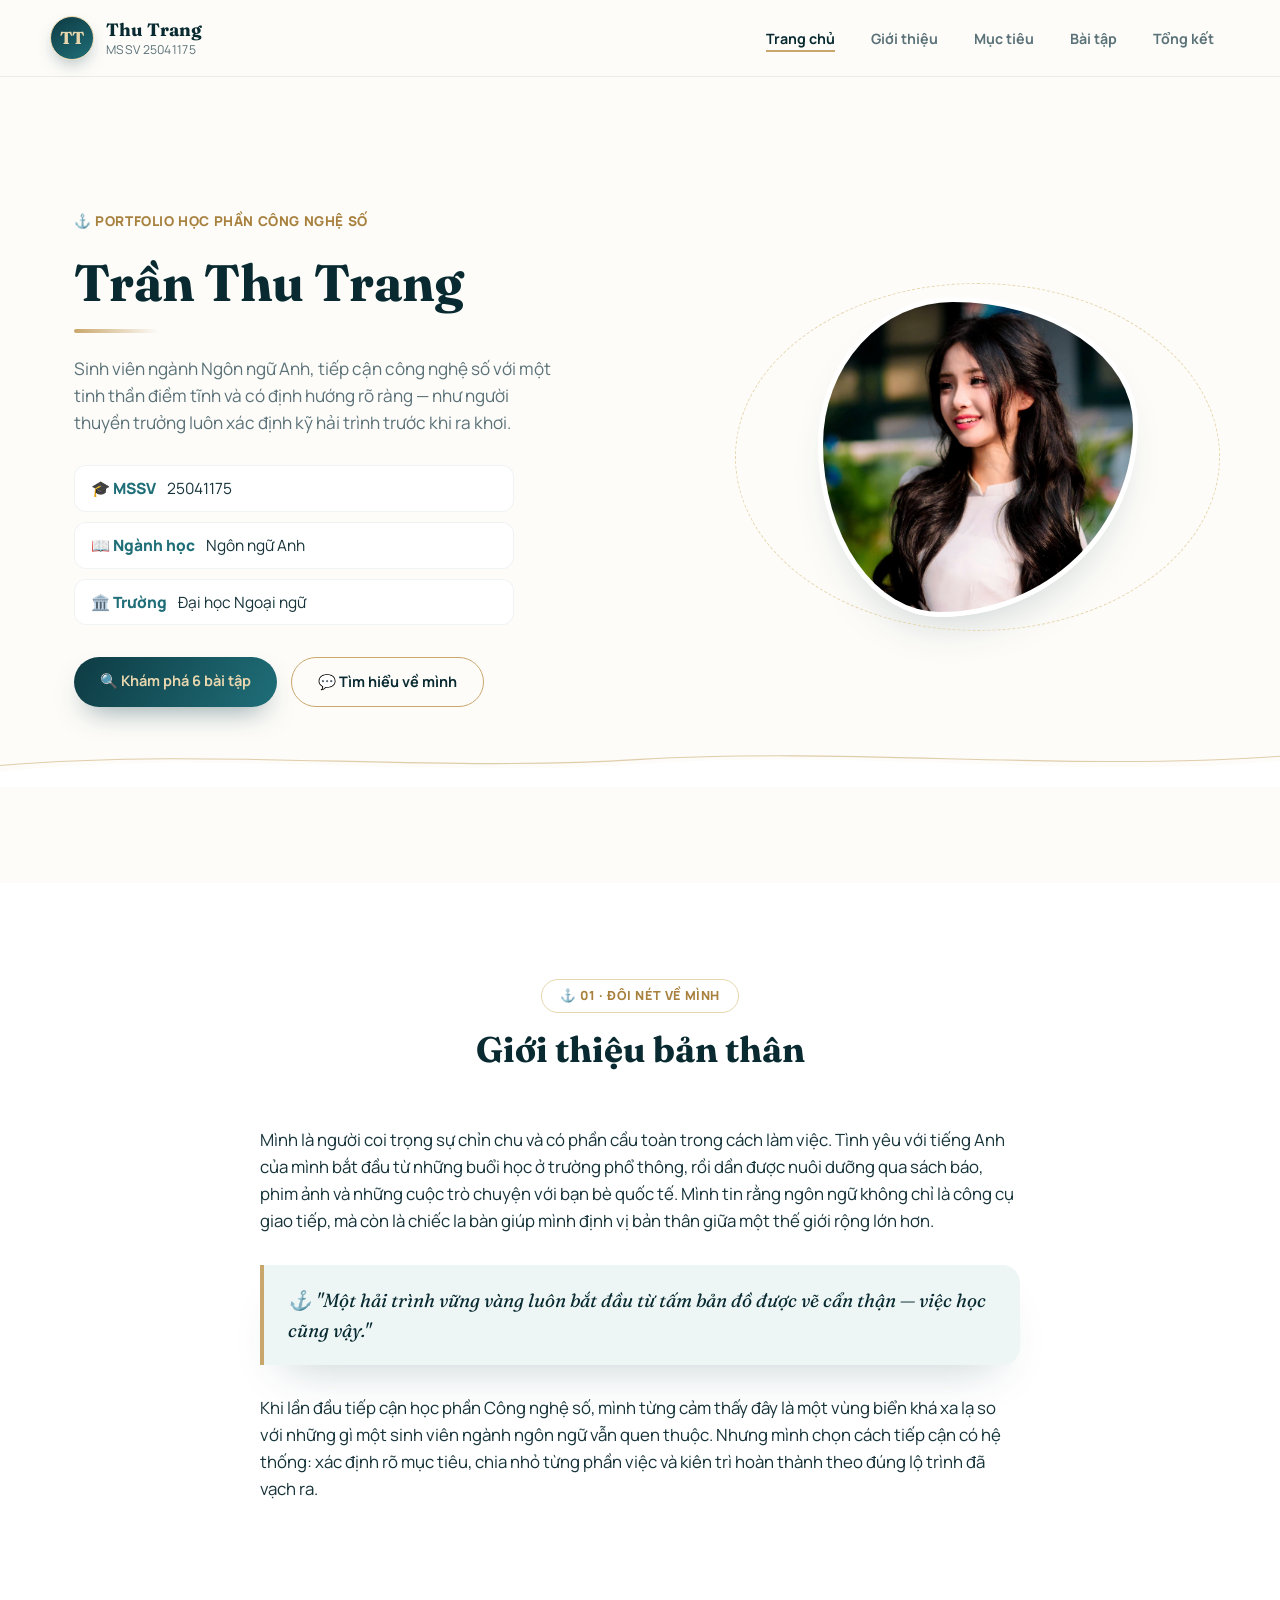
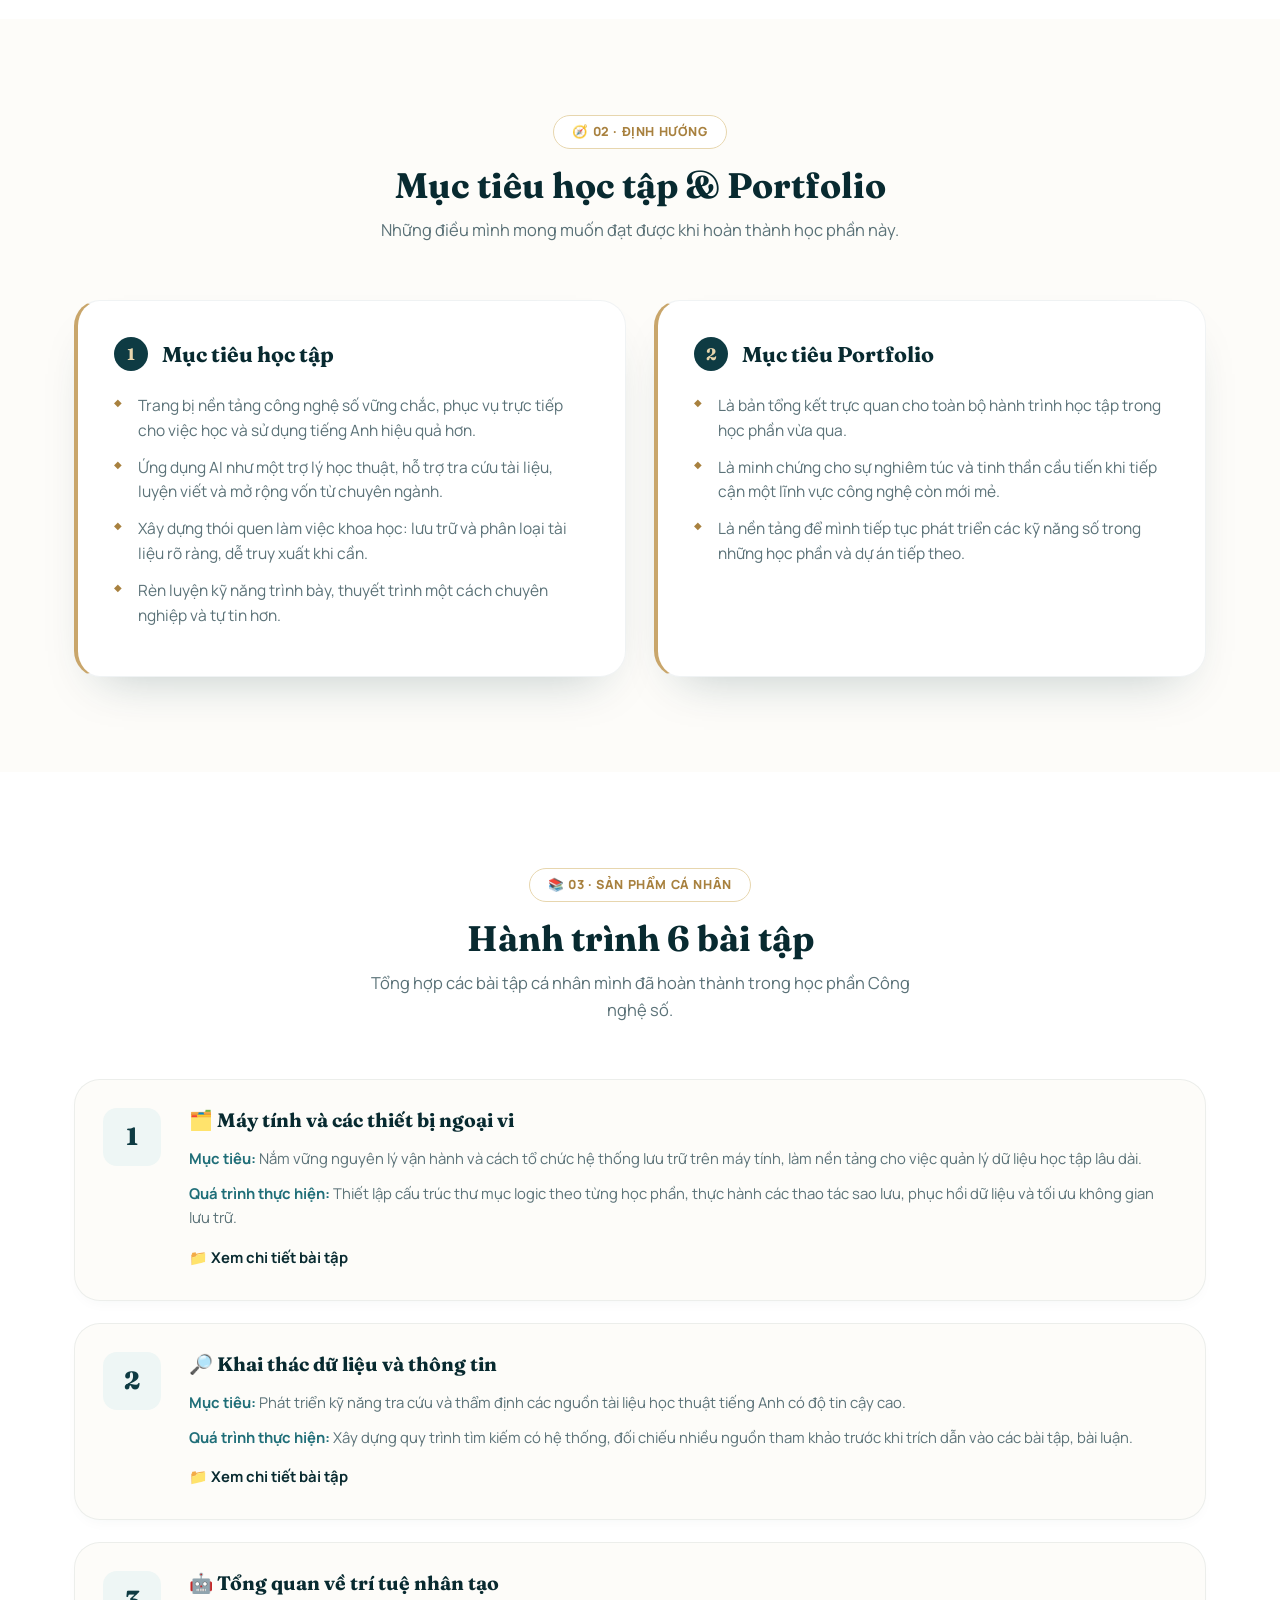
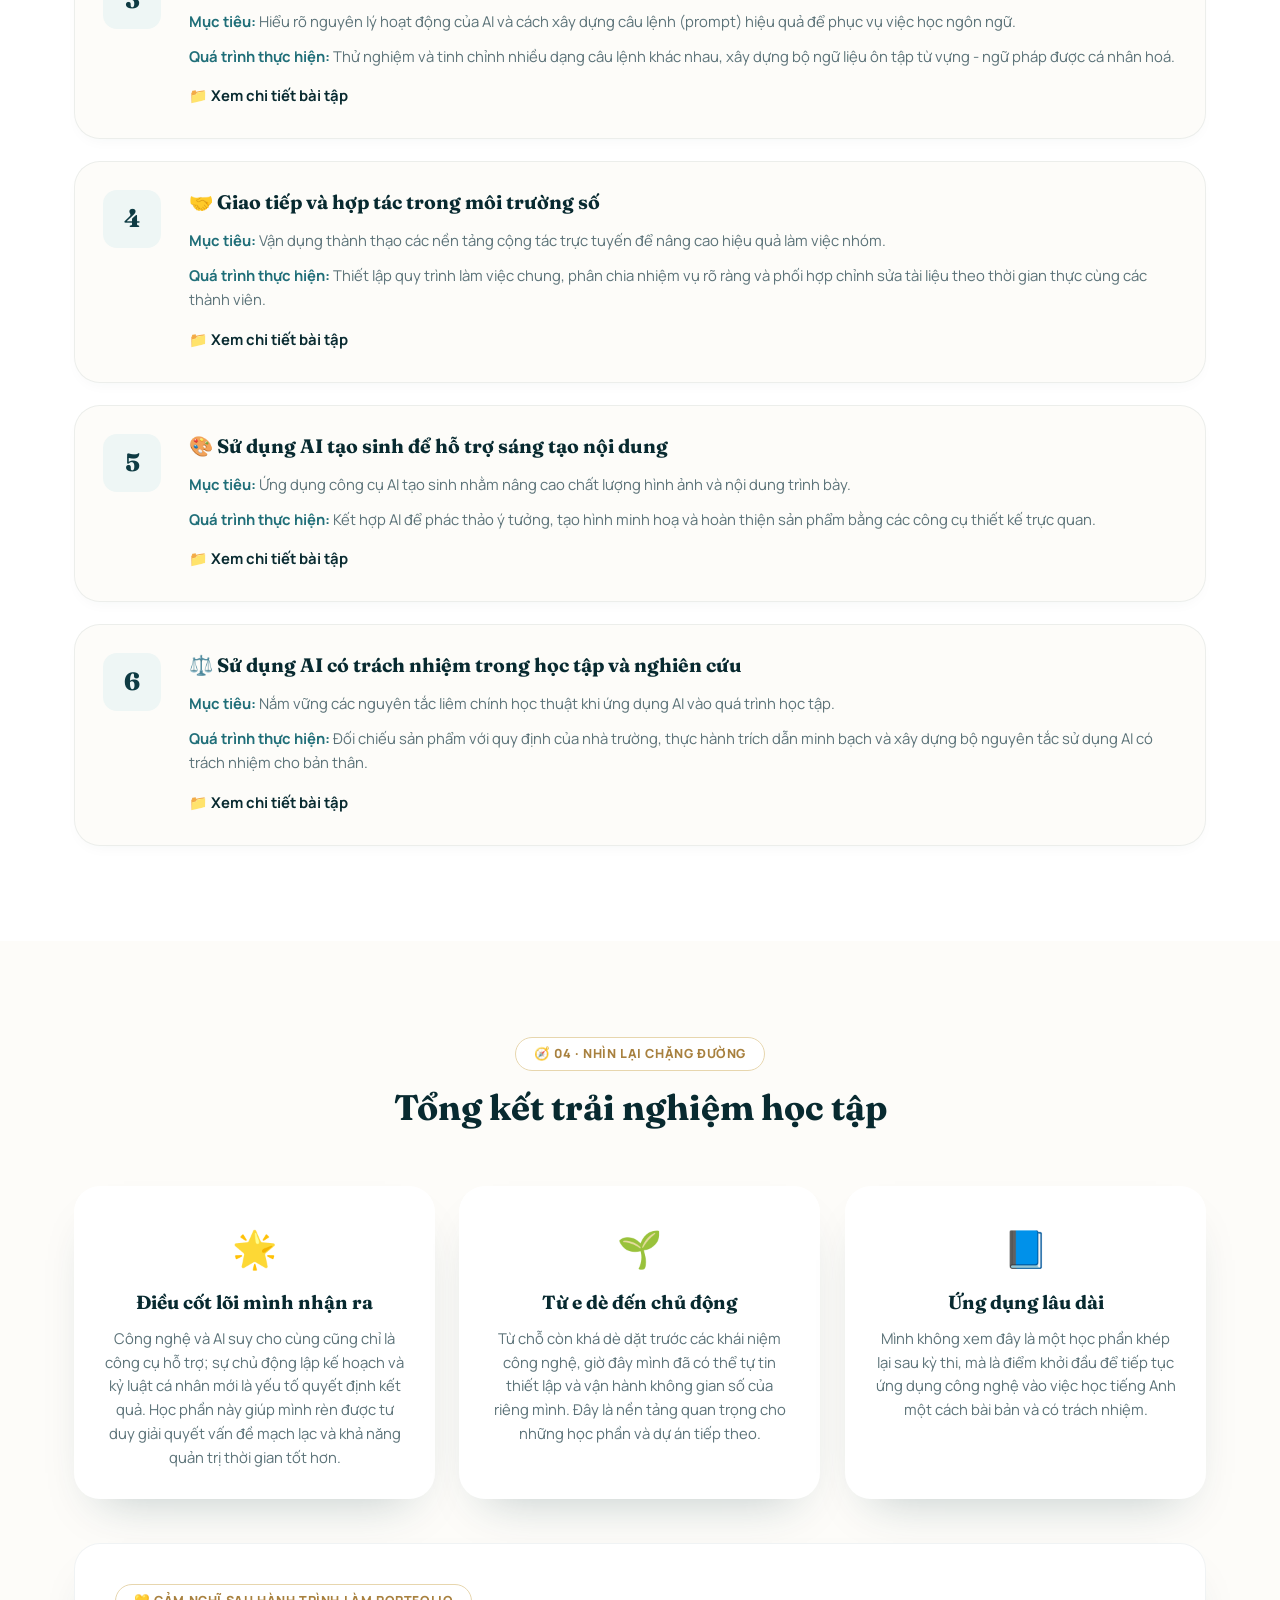
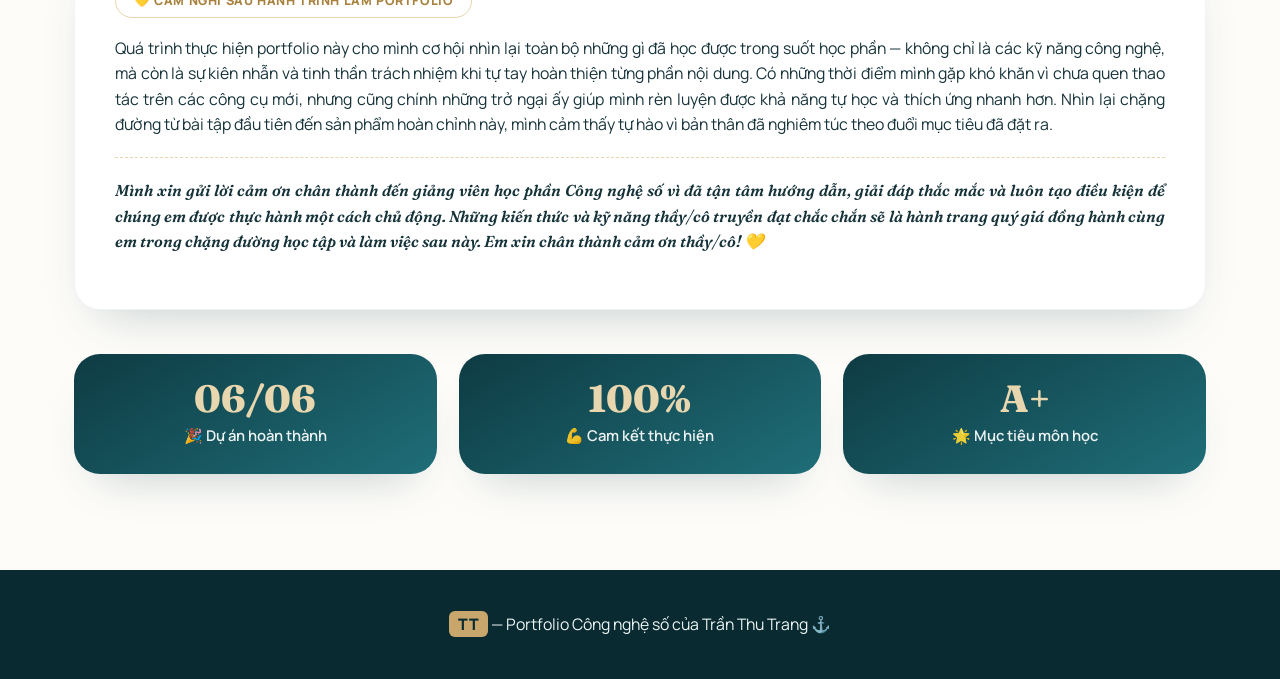
<file: thutrang.html>
<!DOCTYPE html>
<html lang="vi">
<head>
<meta charset="UTF-8">
<meta name="viewport" content="width=device-width, initial-scale=1.0">
<title>Trần Thu Trang — Portfolio Công nghệ số</title>
<link rel="preconnect" href="https://fonts.googleapis.com">
<link rel="preconnect" href="https://fonts.gstatic.com" crossorigin>
<link href="https://fonts.googleapis.com/css2?family=Fraunces:opsz,wght@9..144,500;9..144,600;9..144,700;9..144,800&family=Manrope:wght@400;500;600;700;800&display=swap" rel="stylesheet">
<style>
  :root{
    --navy: #0E3B43;
    --navy-deep: #082A30;
    --teal: #1F6E78;
    --mist: #EEF6F5;
    --mist-deep: #DCEEEC;
    --gold: #C9A66B;
    --gold-soft: #E7D6AE;
    --gold-deep: #A8813F;
    --ink: #16333A;
    --ink-soft: #5B7278;
    --paper: #FDFCF9;
    --white: #FFFFFF;
    --shadow-soft: 0 24px 48px -26px rgba(14,59,67,0.28);
    --radius-lg: 26px;
    --radius-sm: 16px;
  }
  *{ box-sizing: border-box; margin: 0; padding: 0; }
  html{ scroll-behavior: smooth; font-size: 16.5px; }
  @media (prefers-reduced-motion: reduce){
    html{ scroll-behavior: auto; }
    *{ animation-duration: 0.01ms !important; animation-iteration-count: 1 !important; transition-duration: 0.01ms !important; }
  }
  body{
    font-family: 'Manrope', sans-serif; color: var(--ink);
    background: var(--paper); line-height: 1.6; overflow-x: hidden; position: relative;
  }
  .wrap{ max-width: 1180px; margin: 0 auto; padding: 0 24px; }
  h1, h2, h3, h4{ font-family: 'Fraunces', serif; font-weight: 700; color: var(--navy-deep); line-height: 1.25; }
  a{ color: inherit; }

  /* ===== subtle floating sparkles (tinh giản, chuyên nghiệp hơn bong bóng) ===== */
  .bubbles{ position: fixed; top: 0; left: 0; width: 100%; height: 100%; z-index: -1; pointer-events: none; overflow: hidden; }
  .bubble{ position: absolute; bottom: -60px; font-size: 1.15rem; opacity: 0.5; animation: floatUp linear infinite; filter: drop-shadow(0 4px 8px rgba(14,59,67,0.12)); }
  .bubble:nth-child(1){ left: 8%; animation-duration: 22s; animation-delay: 0s; }
  .bubble:nth-child(2){ left: 22%; animation-duration: 26s; animation-delay: 3s; font-size: 0.9rem; }
  .bubble:nth-child(3){ left: 38%; animation-duration: 20s; animation-delay: 6s; }
  .bubble:nth-child(4){ left: 58%; animation-duration: 28s; animation-delay: 2s; font-size: 1rem; }
  .bubble:nth-child(5){ left: 74%; animation-duration: 24s; animation-delay: 8s; }
  .bubble:nth-child(6){ left: 90%; animation-duration: 21s; animation-delay: 5s; font-size: 0.95rem; }
  @keyframes floatUp{
    0%{ transform: translateY(0) translateX(0); opacity: 0; }
    12%{ opacity: 0.55; }
    88%{ opacity: 0.4; }
    100%{ transform: translateY(-108vh) translateX(18px); opacity: 0; }
  }

  /* ===== nav ===== */
  .site-nav{
    position: sticky; top: 0; z-index: 1000; background: rgba(253,252,249,0.86); backdrop-filter: blur(14px);
    border-bottom: 1px solid rgba(14,59,67,0.08);
  }
  .nav-inner{ display: flex; justify-content: space-between; align-items: center; padding: 16px 0; }
  .brand{ display: flex; align-items: center; gap: 12px; }
  .seal{
    background: linear-gradient(150deg, var(--navy), var(--teal)); color: var(--gold-soft);
    width: 44px; height: 44px; display: flex; align-items: center; justify-content: center;
    border-radius: 50%; font-family: 'Fraunces', serif; font-weight: 700; font-size: 1.05rem;
    box-shadow: 0 8px 18px -6px rgba(14,59,67,0.4); border: 1px solid var(--gold-soft);
  }
  .brand-text{ display: flex; flex-direction: column; line-height: 1.25; }
  .brand-name{ font-family: 'Fraunces', serif; font-weight: 700; font-size: 1.08rem; color: var(--navy-deep); }
  .brand-id{ font-size: 0.74rem; color: var(--ink-soft); letter-spacing: 0.3px; }
  .nav-links{ display: flex; list-style: none; gap: 4px; }
  .nav-link{
    text-decoration: none; color: var(--ink-soft); padding: 9px 16px; border-radius: 999px;
    font-weight: 700; font-size: 0.86rem; position: relative; transition: color 0.3s ease;
  }
  .nav-link::after{
    content: ""; position: absolute; left: 16px; right: 16px; bottom: 5px; height: 2px;
    background: var(--gold); transform: scaleX(0); transform-origin: left; transition: transform 0.35s cubic-bezier(.3,1.2,.5,1);
  }
  .nav-link:hover, .nav-link.active{ color: var(--navy-deep); }
  .nav-link:hover::after, .nav-link.active::after{ transform: scaleX(1); }

  section{ padding: 96px 0; position: relative; }

  .section-head{ text-align: center; margin-bottom: 56px; }
  .tag{
    display: inline-flex; align-items: center; gap: 6px; background: var(--white); color: var(--gold-deep);
    padding: 6px 18px; border-radius: 999px; font-weight: 800; font-size: 0.76rem; letter-spacing: 0.6px;
    text-transform: uppercase; margin-bottom: 14px; box-shadow: var(--shadow-soft); border: 1px solid var(--gold-soft);
  }
  .section-head h2{ font-size: 2.15rem; margin-bottom: 10px; }
  .section-head p{ color: var(--ink-soft); max-width: 540px; margin: 0 auto; }

  /* ===== hero ===== */
  .hero{ display: grid; grid-template-columns: 1.15fr 0.85fr; gap: 56px; align-items: center; padding-top: 34px; }
  .hero-eyebrow{
    display: inline-flex; align-items: center; gap: 8px; color: var(--gold-deep); font-weight: 800;
    font-size: 0.82rem; letter-spacing: 0.6px; text-transform: uppercase; margin-bottom: 18px;
  }
  .hero h1{ font-size: 3.1rem; margin-bottom: 6px; color: var(--navy-deep); }
  .hero h1 .underline{
    display: block; width: 84px; height: 4px; background: linear-gradient(90deg, var(--gold), transparent);
    border-radius: 4px; margin: 14px 0 22px;
  }
  .hero .sub{ font-size: 1.04rem; color: var(--ink-soft); margin-bottom: 28px; max-width: 480px; }
  .info-list{ list-style: none; margin-bottom: 32px; display: flex; flex-direction: column; gap: 10px; }
  .info-list li{
    font-size: 0.94rem; background: var(--white); padding: 10px 16px; border-radius: 12px;
    box-shadow: var(--shadow-soft); border: 1px solid rgba(14,59,67,0.06); max-width: 440px;
  }
  .info-list .k{ font-weight: 800; color: var(--teal); margin-right: 8px; }
  .hero-cta{ display: flex; gap: 14px; flex-wrap: wrap; }
  .btn{
    display: inline-block; text-decoration: none; padding: 12px 26px; border-radius: 999px;
    font-weight: 700; font-size: 0.88rem; transition: all 0.35s cubic-bezier(.3,1.2,.5,1);
  }
  .btn-primary{ background: linear-gradient(120deg, var(--navy), var(--teal)); color: var(--gold-soft); box-shadow: 0 14px 28px -12px rgba(14,59,67,0.5); }
  .btn-primary:hover{ transform: translateY(-4px) scale(1.02); box-shadow: 0 18px 32px -12px rgba(14,59,67,0.55); }
  .btn-ghost{ background: transparent; color: var(--navy-deep); border: 1.5px solid var(--gold); }
  .btn-ghost:hover{ background: var(--mist); transform: translateY(-4px); }

  .hero-frame{ display: flex; justify-content: center; position: relative; }
  .frame-img{
    width: 100%; max-width: 320px; aspect-ratio: 1/1; object-fit: cover;
    border-radius: 42% 58% 62% 38% / 46% 40% 60% 54%;
    box-shadow: var(--shadow-soft); border: 5px solid var(--white);
    transition: border-radius 0.6s cubic-bezier(.3,1.1,.4,1), transform 0.5s cubic-bezier(.3,1.1,.4,1);
  }
  .hero-frame:hover .frame-img{
    border-radius: 58% 42% 40% 60% / 54% 60% 40% 46%;
    transform: translateY(-4px);
  }
  .frame-ring{
    position: absolute; inset: -14px; border-radius: 50%; border: 1.5px dashed var(--gold-soft);
  }

  .wave-divider{ position: relative; height: 46px; margin-top: 34px; }
  .wave-divider svg{ position: absolute; bottom: 0; width: 100%; height: 46px; }

  /* ===== gioi thieu ===== */
  #gioi-thieu{ background: var(--white); }
  .intro-text{ max-width: 760px; margin: 0 auto; }
  .intro-text p{ font-size: 1.02rem; color: var(--ink); margin-bottom: 20px; }
  .pull-quote{
    background: var(--mist); border-left: 4px solid var(--gold); padding: 20px 24px; margin: 30px 0;
    border-radius: 0 18px 18px 0; font-family: 'Fraunces', serif; font-size: 1.15rem; font-style: italic;
    color: var(--navy-deep); box-shadow: var(--shadow-soft);
  }

  /* ===== muc tieu ===== */
  .goal-grid{ display: grid; grid-template-columns: 1fr 1fr; gap: 28px; }
  .goal-card{
    background: var(--white); padding: 36px; border-radius: var(--radius-lg); box-shadow: var(--shadow-soft);
    border: 1px solid rgba(14,59,67,0.06); border-left: 4px solid var(--gold);
    transition: all 0.4s cubic-bezier(.2,.9,.3,1.3);
  }
  .goal-card:hover{ transform: translateY(-8px); box-shadow: 0 30px 50px -22px rgba(14,59,67,0.28); }
  .goal-card h3{ display: flex; align-items: center; gap: 14px; font-size: 1.3rem; margin-bottom: 22px; color: var(--navy-deep); }
  .goal-card .num{
    background: var(--navy); color: var(--gold-soft); width: 34px; height: 34px; border-radius: 50%;
    display: flex; align-items: center; justify-content: center; font-size: 1rem; font-family: 'Fraunces', serif;
  }
  .goal-card ul{ list-style: none; }
  .goal-card ul li{ position: relative; padding-left: 24px; margin-bottom: 12px; color: var(--ink-soft); font-size: 0.94rem; line-height: 1.6; }
  .goal-card ul li::before{ content: "◆"; position: absolute; left: 0; top: 2px; font-size: 0.6rem; color: var(--gold-deep); }

  /* ===== bai tap ===== */
  #bai-tap{ background: var(--white); }
  .work-list{ display: flex; flex-direction: column; gap: 22px; }
  .work-item{
    display: grid; grid-template-columns: 62px 1fr; gap: 24px; background: var(--paper);
    padding: 28px; border-radius: var(--radius-lg); border: 1px solid rgba(14,59,67,0.07);
    box-shadow: 0 6px 18px -10px rgba(14,59,67,0.08); transition: all 0.35s cubic-bezier(.25,.8,.25,1);
  }
  .work-item:hover{ transform: translateX(8px); background: var(--white); border-color: var(--gold); box-shadow: var(--shadow-soft); }
  .work-item .num{
    background: var(--mist); color: var(--navy); font-size: 1.5rem; font-weight: 800; width: 58px; height: 58px;
    display: flex; align-items: center; justify-content: center; border-radius: 14px;
    font-family: 'Fraunces', serif; transition: all 0.3s ease;
  }
  .work-item:hover .num{ background: linear-gradient(150deg, var(--navy), var(--teal)); color: var(--gold-soft); }
  .work-item h3{ font-size: 1.18rem; margin-bottom: 14px; color: var(--navy-deep); }
  .work-fields{ display: flex; flex-direction: column; gap: 10px; margin-bottom: 14px; }
  .work-fields .row{ font-size: 0.9rem; color: var(--ink-soft); line-height: 1.65; }
  .work-fields b{ color: var(--teal); }
  .work-link{
    display: inline-block; color: var(--navy-deep); text-decoration: none; font-weight: 700; font-size: 0.9rem;
    position: relative; padding-bottom: 2px;
  }
  .work-link::after{ content: ""; position: absolute; bottom: 0; left: 0; width: 0; height: 2px; background: var(--gold); transition: width 0.3s ease; }
  .work-link:hover::after{ width: 100%; }

  /* ===== tong ket ===== */
  .reflect-grid{ display: grid; grid-template-columns: repeat(3, 1fr); gap: 24px; margin-bottom: 44px; }
  .reflect-card{
    background: var(--white); padding: 30px; border-radius: var(--radius-lg); box-shadow: var(--shadow-soft);
    text-align: center; border-top: 3px solid transparent; transition: all 0.35s ease;
  }
  .reflect-card:hover{ transform: translateY(-6px); border-top-color: var(--gold); }
  .reflect-card .ic{ font-size: 2.2rem; margin-bottom: 14px; display: inline-block; transition: transform 0.3s ease; }
  .reflect-card:hover .ic{ transform: scale(1.15) rotate(-6deg); }
  .reflect-card h3{ font-size: 1.15rem; margin-bottom: 12px; color: var(--navy-deep); }
  .reflect-card p{ font-size: 0.9rem; color: var(--ink-soft); }

  .feelings{
    background: var(--white); border-radius: var(--radius-lg); padding: 40px; box-shadow: var(--shadow-soft);
    margin-bottom: 44px; border: 1px solid rgba(14,59,67,0.06);
  }
  .feelings .tag{ margin-bottom: 18px; }
  .feelings p{ margin-bottom: 15px; text-align: justify; color: var(--ink); font-size: 0.96rem; }
  .thanks{
    font-family: 'Fraunces', serif; font-style: italic; color: var(--navy-deep); font-weight: 600;
    border-top: 1px dashed var(--gold-soft); padding-top: 20px; margin-top: 20px; font-size: 1rem;
  }

  .stat-row{ display: grid; grid-template-columns: repeat(3, 1fr); gap: 22px; text-align: center; }
  .stat{
    background: linear-gradient(150deg, var(--navy), var(--teal)); color: var(--white); padding: 26px;
    border-radius: var(--radius-lg); box-shadow: var(--shadow-soft); transition: transform 0.35s cubic-bezier(.3,1.2,.5,1);
  }
  .stat:hover{ transform: translateY(-5px); }
  .stat .num{ font-family: 'Fraunces', serif; font-size: 2.3rem; font-weight: 800; line-height: 1; margin-bottom: 6px; color: var(--gold-soft); }
  .stat .label{ font-weight: 600; font-size: 0.9rem; opacity: 0.92; }

  footer{ background: var(--navy-deep); color: var(--mist); text-align: center; padding: 42px 20px; font-size: 0.96rem; }
  .seal-mini{ background: var(--gold); color: var(--navy-deep); padding: 2px 9px; border-radius: 6px; font-weight: 800; }

  .reveal{ opacity: 0; transform: translateY(28px) scale(0.98); transition: all 0.75s cubic-bezier(.25,1,.5,1); will-change: transform, opacity; }
  .reveal.in-view{ opacity: 1; transform: translateY(0) scale(1); }

  @media (max-width: 992px){
    .hero{ grid-template-columns: 1fr; gap: 30px; text-align: center; }
    .hero-cta{ justify-content: center; }
    .hero .sub{ margin-left: auto; margin-right: auto; }
    .hero-frame{ order: -1; }
    .hero h1 .underline{ margin-left: auto; margin-right: auto; }
    .info-list li{ margin: 0 auto; }
    .goal-grid{ grid-template-columns: 1fr; }
    .reflect-grid{ grid-template-columns: 1fr; }
    .stat-row{ grid-template-columns: 1fr; }
    .nav-links{ display: none; }
  }
</style>
</head>
<body>

<div class="bubbles" aria-hidden="true">
  <span class="bubble">⚓</span><span class="bubble">✦</span><span class="bubble">🧭</span>
  <span class="bubble">✦</span><span class="bubble">⛵</span><span class="bubble">✦</span>
</div>

<header class="site-nav">
  <div class="wrap nav-inner">
    <div class="brand">
      <div class="seal">TT</div>
      <div class="brand-text">
        <span class="brand-name">Thu Trang</span>
        <span class="brand-id">MSSV 25041175</span>
      </div>
    </div>
    <ul class="nav-links">
      <li><a href="#trang-chu" class="nav-link active">Trang chủ</a></li>
      <li><a href="#gioi-thieu" class="nav-link">Giới thiệu</a></li>
      <li><a href="#muc-tieu" class="nav-link">Mục tiêu</a></li>
      <li><a href="#bai-tap" class="nav-link">Bài tập</a></li>
      <li><a href="#tong-ket" class="nav-link">Tổng kết</a></li>
    </ul>
  </div>
</header>

<section id="trang-chu">
  <div class="wrap hero">
    <div class="reveal">
      <span class="hero-eyebrow">⚓ Portfolio học phần Công nghệ số</span>
      <h1>Trần Thu Trang<span class="underline"></span></h1>
      <p class="sub">Sinh viên ngành Ngôn ngữ Anh, tiếp cận công nghệ số với một tinh thần điềm tĩnh và có định hướng rõ ràng — như người thuyền trưởng luôn xác định kỹ hải trình trước khi ra khơi.</p>
      <ul class="info-list">
        <li><span class="k">🎓 MSSV</span> 25041175</li>
        <li><span class="k">📖 Ngành học</span> Ngôn ngữ Anh</li>
        <li><span class="k">🏛️ Trường</span> Đại học Ngoại ngữ</li>
      </ul>
      <div class="hero-cta">
        <a href="#bai-tap" class="btn btn-primary">🔍 Khám phá 6 bài tập</a>
        <a href="#gioi-thieu" class="btn btn-ghost">💬 Tìm hiểu về mình</a>
      </div>
    </div>
    <div class="hero-frame reveal">
      <div class="frame-ring"></div>
      <img class="frame-img" src="thutrang.jpg" alt="Ảnh cá nhân của Thu Trang"
           onerror="this.style.display='none'; this.parentElement.innerHTML+='<div style=\'width:100%;max-width:320px;aspect-ratio:1/1;border-radius:42% 58% 62% 38% / 46% 40% 60% 54%;background:linear-gradient(150deg,#0E3B43,#1F6E78);display:flex;align-items:center;justify-content:center;font-family:Fraunces,serif;font-size:3rem;color:#E7D6AE;box-shadow:0 24px 48px -26px rgba(14,59,67,0.28);\'>TT</div>';">
    </div>
  </div>
  <div class="wave-divider" aria-hidden="true">
    <svg viewBox="0 0 1440 60" preserveAspectRatio="none">
      <path d="M0,40 C240,10 480,50 720,30 C960,10 1200,50 1440,26 L1440,60 L0,60 Z" fill="var(--white)"></path>
      <path d="M0,32 C240,8 480,42 720,24 C960,8 1200,40 1440,20" fill="none" stroke="#C9A66B" stroke-width="1.4" opacity="0.55"></path>
    </svg>
  </div>
</section>

<section id="gioi-thieu">
  <div class="wrap">
    <div class="section-head reveal">
      <span class="tag">⚓ 01 · Đôi nét về mình</span>
      <h2>Giới thiệu bản thân</h2>
    </div>
    <div class="intro-text reveal">
      <p>Mình là người coi trọng sự chỉn chu và có phần cầu toàn trong cách làm việc. Tình yêu với tiếng Anh của mình bắt đầu từ những buổi học ở trường phổ thông, rồi dần được nuôi dưỡng qua sách báo, phim ảnh và những cuộc trò chuyện với bạn bè quốc tế. Mình tin rằng ngôn ngữ không chỉ là công cụ giao tiếp, mà còn là chiếc la bàn giúp mình định vị bản thân giữa một thế giới rộng lớn hơn.</p>
      <div class="pull-quote">⚓ "Một hải trình vững vàng luôn bắt đầu từ tấm bản đồ được vẽ cẩn thận — việc học cũng vậy."</div>
      <p>Khi lần đầu tiếp cận học phần Công nghệ số, mình từng cảm thấy đây là một vùng biển khá xa lạ so với những gì một sinh viên ngành ngôn ngữ vẫn quen thuộc. Nhưng mình chọn cách tiếp cận có hệ thống: xác định rõ mục tiêu, chia nhỏ từng phần việc và kiên trì hoàn thành theo đúng lộ trình đã vạch ra.</p>
    </div>
  </div>
</section>

<section id="muc-tieu">
  <div class="wrap">
    <div class="section-head reveal">
      <span class="tag">🧭 02 · Định hướng</span>
      <h2>Mục tiêu học tập &amp; Portfolio</h2>
      <p>Những điều mình mong muốn đạt được khi hoàn thành học phần này.</p>
    </div>
    <div class="goal-grid">
      <div class="goal-card reveal">
        <h3><span class="num">1</span> Mục tiêu học tập</h3>
        <ul>
          <li>Trang bị nền tảng công nghệ số vững chắc, phục vụ trực tiếp cho việc học và sử dụng tiếng Anh hiệu quả hơn.</li>
          <li>Ứng dụng AI như một trợ lý học thuật, hỗ trợ tra cứu tài liệu, luyện viết và mở rộng vốn từ chuyên ngành.</li>
          <li>Xây dựng thói quen làm việc khoa học: lưu trữ và phân loại tài liệu rõ ràng, dễ truy xuất khi cần.</li>
          <li>Rèn luyện kỹ năng trình bày, thuyết trình một cách chuyên nghiệp và tự tin hơn.</li>
        </ul>
      </div>
      <div class="goal-card reveal">
        <h3><span class="num">2</span> Mục tiêu Portfolio</h3>
        <ul>
          <li>Là bản tổng kết trực quan cho toàn bộ hành trình học tập trong học phần vừa qua.</li>
          <li>Là minh chứng cho sự nghiêm túc và tinh thần cầu tiến khi tiếp cận một lĩnh vực công nghệ còn mới mẻ.</li>
          <li>Là nền tảng để mình tiếp tục phát triển các kỹ năng số trong những học phần và dự án tiếp theo.</li>
        </ul>
      </div>
    </div>
  </div>
</section>

<section id="bai-tap">
  <div class="wrap">
    <div class="section-head reveal">
      <span class="tag">📚 03 · Sản phẩm cá nhân</span>
      <h2>Hành trình 6 bài tập</h2>
      <p>Tổng hợp các bài tập cá nhân mình đã hoàn thành trong học phần Công nghệ số.</p>
    </div>
    <div class="work-list">
      <div class="work-item reveal">
        <div class="num">1</div>
        <div>
          <h3>🗂️ Máy tính và các thiết bị ngoại vi</h3>
          <div class="work-fields">
            <div class="row"><b>Mục tiêu:</b> Nắm vững nguyên lý vận hành và cách tổ chức hệ thống lưu trữ trên máy tính, làm nền tảng cho việc quản lý dữ liệu học tập lâu dài.</div>
            <div class="row"><b>Quá trình thực hiện:</b> Thiết lập cấu trúc thư mục logic theo từng học phần, thực hành các thao tác sao lưu, phục hồi dữ liệu và tối ưu không gian lưu trữ.</div>
          </div>
          <a href="https://drive.google.com/file/d/YOUR_FILE_ID_1/view?usp=drive_link" class="work-link" target="_blank" rel="noopener">📁 Xem chi tiết bài tập</a>
        </div>
      </div>
      <div class="work-item reveal">
        <div class="num">2</div>
        <div>
          <h3>🔎 Khai thác dữ liệu và thông tin</h3>
          <div class="work-fields">
            <div class="row"><b>Mục tiêu:</b> Phát triển kỹ năng tra cứu và thẩm định các nguồn tài liệu học thuật tiếng Anh có độ tin cậy cao.</div>
            <div class="row"><b>Quá trình thực hiện:</b> Xây dựng quy trình tìm kiếm có hệ thống, đối chiếu nhiều nguồn tham khảo trước khi trích dẫn vào các bài tập, bài luận.</div>
          </div>
          <a href="https://drive.google.com/file/d/YOUR_FILE_ID_2/view?usp=drive_link" class="work-link" target="_blank" rel="noopener">📁 Xem chi tiết bài tập</a>
        </div>
      </div>
      <div class="work-item reveal">
        <div class="num">3</div>
        <div>
          <h3>🤖 Tổng quan về trí tuệ nhân tạo</h3>
          <div class="work-fields">
            <div class="row"><b>Mục tiêu:</b> Hiểu rõ nguyên lý hoạt động của AI và cách xây dựng câu lệnh (prompt) hiệu quả để phục vụ việc học ngôn ngữ.</div>
            <div class="row"><b>Quá trình thực hiện:</b> Thử nghiệm và tinh chỉnh nhiều dạng câu lệnh khác nhau, xây dựng bộ ngữ liệu ôn tập từ vựng - ngữ pháp được cá nhân hoá.</div>
          </div>
          <a href="https://drive.google.com/file/d/YOUR_FILE_ID_3/view?usp=drive_link" class="work-link" target="_blank" rel="noopener">📁 Xem chi tiết bài tập</a>
        </div>
      </div>
      <div class="work-item reveal">
        <div class="num">4</div>
        <div>
          <h3>🤝 Giao tiếp và hợp tác trong môi trường số</h3>
          <div class="work-fields">
            <div class="row"><b>Mục tiêu:</b> Vận dụng thành thạo các nền tảng cộng tác trực tuyến để nâng cao hiệu quả làm việc nhóm.</div>
            <div class="row"><b>Quá trình thực hiện:</b> Thiết lập quy trình làm việc chung, phân chia nhiệm vụ rõ ràng và phối hợp chỉnh sửa tài liệu theo thời gian thực cùng các thành viên.</div>
          </div>
          <a href="https://drive.google.com/file/d/YOUR_FILE_ID_4/view?usp=drive_link" class="work-link" target="_blank" rel="noopener">📁 Xem chi tiết bài tập</a>
        </div>
      </div>
      <div class="work-item reveal">
        <div class="num">5</div>
        <div>
          <h3>🎨 Sử dụng AI tạo sinh để hỗ trợ sáng tạo nội dung</h3>
          <div class="work-fields">
            <div class="row"><b>Mục tiêu:</b> Ứng dụng công cụ AI tạo sinh nhằm nâng cao chất lượng hình ảnh và nội dung trình bày.</div>
            <div class="row"><b>Quá trình thực hiện:</b> Kết hợp AI để phác thảo ý tưởng, tạo hình minh hoạ và hoàn thiện sản phẩm bằng các công cụ thiết kế trực quan.</div>
          </div>
          <a href="https://drive.google.com/file/d/YOUR_FILE_ID_5/view?usp=drive_link" class="work-link" target="_blank" rel="noopener">📁 Xem chi tiết bài tập</a>
        </div>
      </div>
      <div class="work-item reveal">
        <div class="num">6</div>
        <div>
          <h3>⚖️ Sử dụng AI có trách nhiệm trong học tập và nghiên cứu</h3>
          <div class="work-fields">
            <div class="row"><b>Mục tiêu:</b> Nắm vững các nguyên tắc liêm chính học thuật khi ứng dụng AI vào quá trình học tập.</div>
            <div class="row"><b>Quá trình thực hiện:</b> Đối chiếu sản phẩm với quy định của nhà trường, thực hành trích dẫn minh bạch và xây dựng bộ nguyên tắc sử dụng AI có trách nhiệm cho bản thân.</div>
          </div>
          <a href="https://drive.google.com/file/d/YOUR_FILE_ID_6/view?usp=drive_link" class="work-link" target="_blank" rel="noopener">📁 Xem chi tiết bài tập</a>
        </div>
      </div>
    </div>
  </div>
</section>

<section id="tong-ket">
  <div class="wrap">
    <div class="section-head reveal">
      <span class="tag">🧭 04 · Nhìn lại chặng đường</span>
      <h2>Tổng kết trải nghiệm học tập</h2>
    </div>
    <div class="reflect-grid">
      <div class="reflect-card reveal">
        <div class="ic">🌟</div>
        <h3>Điều cốt lõi mình nhận ra</h3>
        <p>Công nghệ và AI suy cho cùng cũng chỉ là công cụ hỗ trợ; sự chủ động lập kế hoạch và kỷ luật cá nhân mới là yếu tố quyết định kết quả. Học phần này giúp mình rèn được tư duy giải quyết vấn đề mạch lạc và khả năng quản trị thời gian tốt hơn.</p>
      </div>
      <div class="reflect-card reveal">
        <div class="ic">🌱</div>
        <h3>Từ e dè đến chủ động</h3>
        <p>Từ chỗ còn khá dè dặt trước các khái niệm công nghệ, giờ đây mình đã có thể tự tin thiết lập và vận hành không gian số của riêng mình. Đây là nền tảng quan trọng cho những học phần và dự án tiếp theo.</p>
      </div>
      <div class="reflect-card reveal">
        <div class="ic">📘</div>
        <h3>Ứng dụng lâu dài</h3>
        <p>Mình không xem đây là một học phần khép lại sau kỳ thi, mà là điểm khởi đầu để tiếp tục ứng dụng công nghệ vào việc học tiếng Anh một cách bài bản và có trách nhiệm.</p>
      </div>
    </div>

    <div class="feelings reveal">
      <span class="tag">💛 Cảm nghĩ sau hành trình làm Portfolio</span>
      <p>Quá trình thực hiện portfolio này cho mình cơ hội nhìn lại toàn bộ những gì đã học được trong suốt học phần — không chỉ là các kỹ năng công nghệ, mà còn là sự kiên nhẫn và tinh thần trách nhiệm khi tự tay hoàn thiện từng phần nội dung. Có những thời điểm mình gặp khó khăn vì chưa quen thao tác trên các công cụ mới, nhưng cũng chính những trở ngại ấy giúp mình rèn luyện được khả năng tự học và thích ứng nhanh hơn. Nhìn lại chặng đường từ bài tập đầu tiên đến sản phẩm hoàn chỉnh này, mình cảm thấy tự hào vì bản thân đã nghiêm túc theo đuổi mục tiêu đã đặt ra.</p>
      <p class="thanks">Mình xin gửi lời cảm ơn chân thành đến giảng viên học phần Công nghệ số vì đã tận tâm hướng dẫn, giải đáp thắc mắc và luôn tạo điều kiện để chúng em được thực hành một cách chủ động. Những kiến thức và kỹ năng thầy/cô truyền đạt chắc chắn sẽ là hành trang quý giá đồng hành cùng em trong chặng đường học tập và làm việc sau này. Em xin chân thành cảm ơn thầy/cô! 💛</p>
    </div>

    <div class="stat-row reveal">
      <div class="stat"><div class="num">06/06</div><div class="label">🎉 Dự án hoàn thành</div></div>
      <div class="stat"><div class="num">100%</div><div class="label">💪 Cam kết thực hiện</div></div>
      <div class="stat"><div class="num">A+</div><div class="label">🌟 Mục tiêu môn học</div></div>
    </div>
  </div>
</section>

<footer>
  <span class="seal-mini">TT</span> — Portfolio Công nghệ số của Trần Thu Trang ⚓
</footer>

<script>
  const reveals = document.querySelectorAll('.reveal');
  reveals.forEach((el, i) => { el.style.transitionDelay = (i % 4) * 0.08 + 's'; });

  const io = new IntersectionObserver((entries) => {
    entries.forEach(entry => {
      if (entry.isIntersecting) {
        entry.target.classList.add('in-view');
        io.unobserve(entry.target);
      }
    });
  }, { threshold: 0.1 });
  reveals.forEach(el => io.observe(el));

  document.querySelectorAll('a[href^="#"]').forEach(link => {
    link.addEventListener('click', (e) => {
      const target = document.querySelector(link.getAttribute('href'));
      if (target) {
        e.preventDefault();
        target.scrollIntoView({ behavior: 'smooth', block: 'start' });
      }
    });
  });

  const navLinks = document.querySelectorAll('.nav-link');
  const sections = document.querySelectorAll('section[id]');
  const navIo = new IntersectionObserver((entries) => {
    entries.forEach(entry => {
      if (entry.isIntersecting) {
        const id = entry.target.getAttribute('id');
        navLinks.forEach(l => l.classList.toggle('active', l.getAttribute('href') === '#' + id));
      }
    });
  }, { threshold: 0.3 });
  sections.forEach(s => navIo.observe(s));

  window.addEventListener('beforeprint', () => {
    reveals.forEach(el => el.classList.add('in-view'));
  });
</script>
</body>
</html>
</file>
